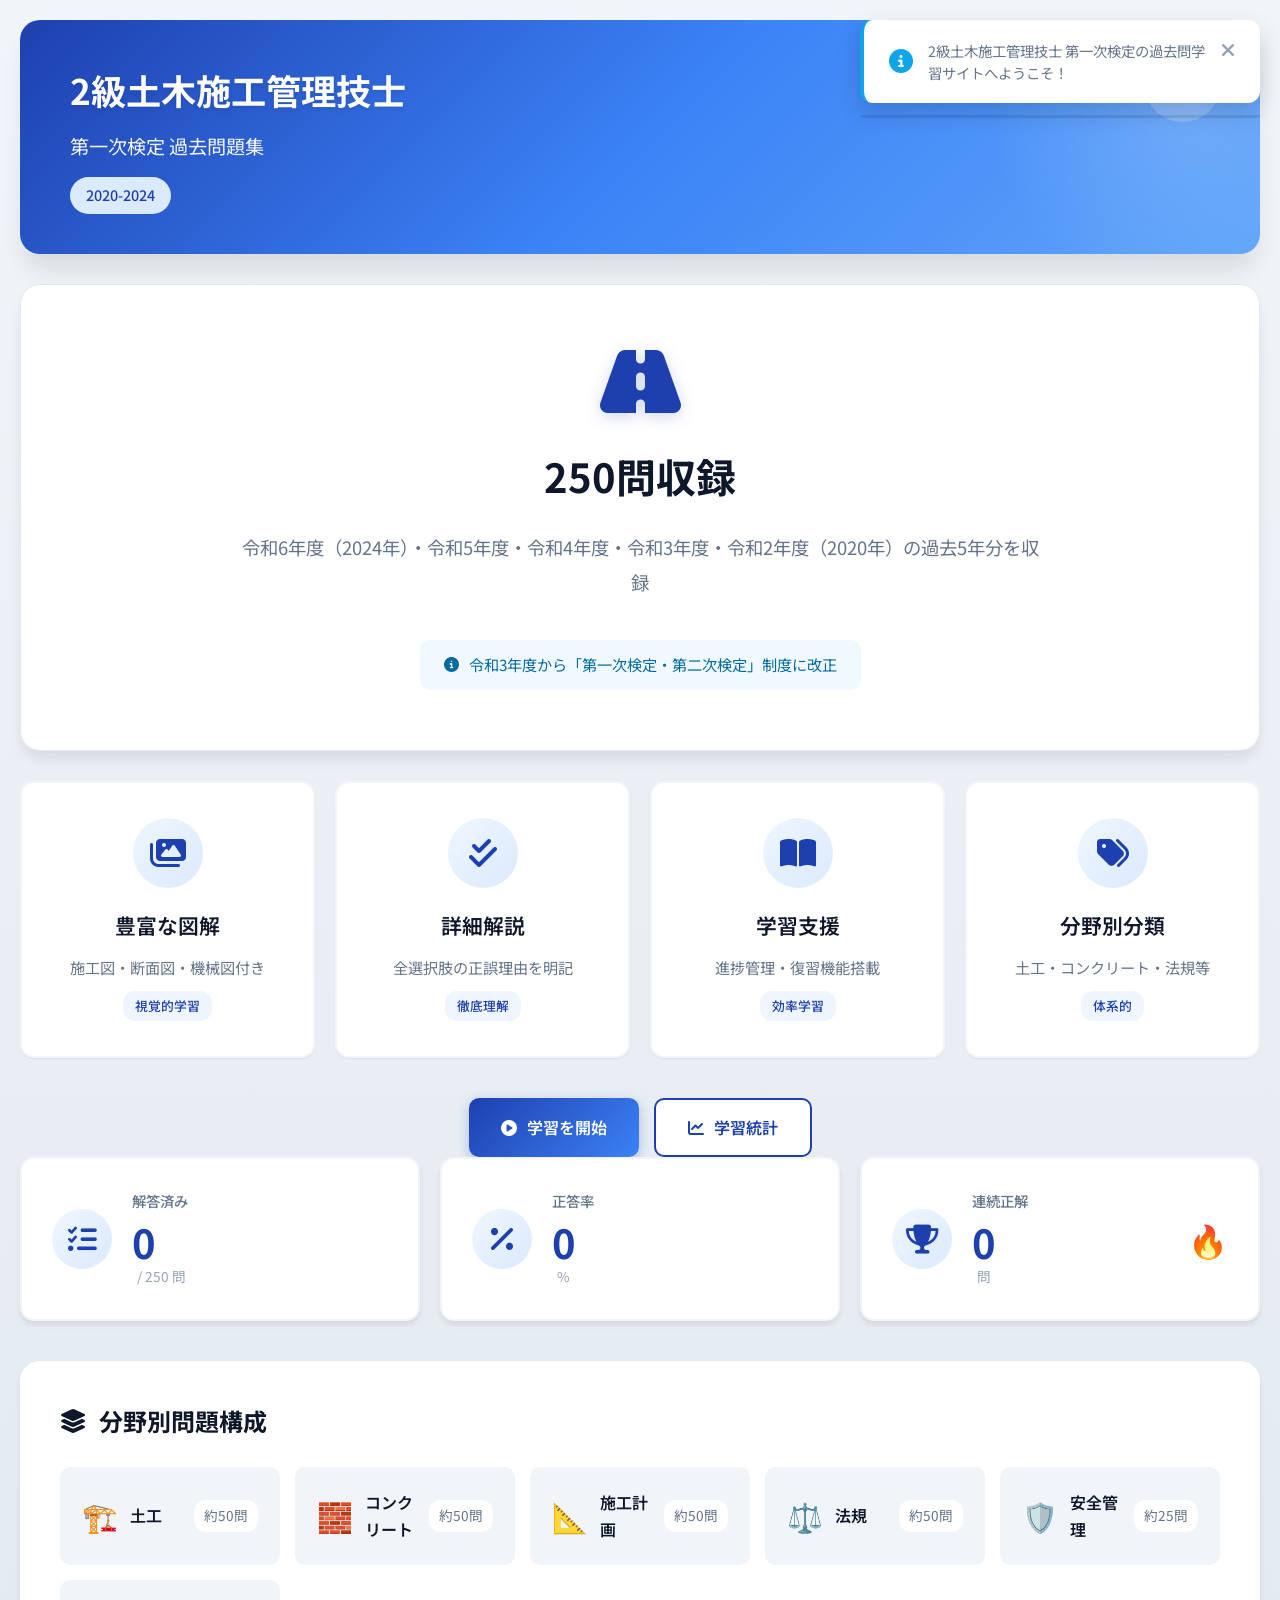
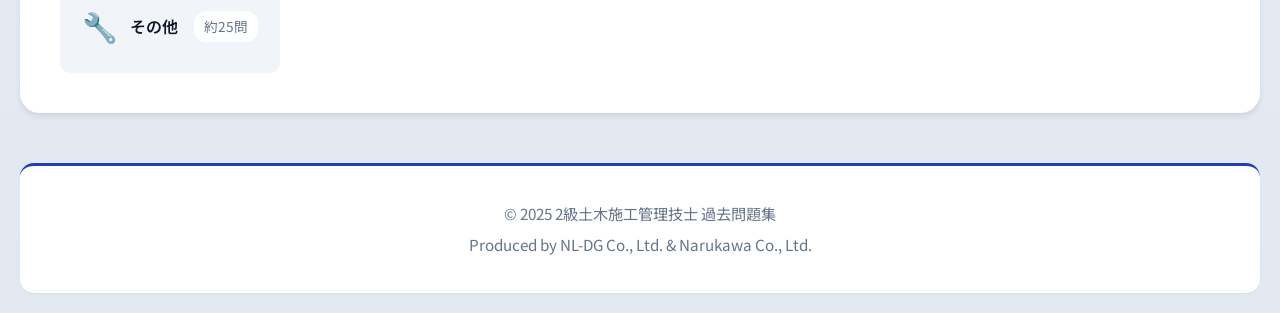
<file: index.html>
<!DOCTYPE html>
<html lang="ja">
<head>
    <meta charset="UTF-8">
    <meta name="viewport" content="width=device-width, initial-scale=1.0">
    <meta http-equiv="Cache-Control" content="no-cache, no-store, must-revalidate">
    <meta http-equiv="Pragma" content="no-cache">
    <meta http-equiv="Expires" content="0">
    <meta name="description" content="2級土木施工管理技士 第一次検定 過去問題集 - 令和2年度～令和6年度の250問を収録">
    <title>2級土木施工管理技士 第一次検定 過去問題集</title>
    <link rel="stylesheet" href="css/style.css">
    <link rel="stylesheet" href="css/animations.css">
    <link rel="stylesheet" href="css/notification.css">
    <link rel="stylesheet" href="https://cdnjs.cloudflare.com/ajax/libs/font-awesome/6.4.0/css/all.min.css">
    <link href="https://fonts.googleapis.com/css2?family=Noto+Sans+JP:wght@300;400;500;700&display=swap" rel="stylesheet">
</head>
<body>
    <div class="container">
        <header class="header">
            <div class="header-logo-wrapper">
                <i class="fas fa-hard-hat header-icon"></i>
            </div>
            <h1>2級土木施工管理技士</h1>
            <p class="subtitle">第一次検定 過去問題集</p>
            <div class="header-badge">
                <span class="badge-year">2020-2024</span>
            </div>
        </header>

        <main class="main-content">
            <div class="welcome-section">
                <div class="welcome-card">
                    <div class="icon-wrapper">
                        <i class="fas fa-road icon-large"></i>
                    </div>
                    <h2>250問収録</h2>
                    <p class="description">
                        令和6年度（2024年）・令和5年度・令和4年度・令和3年度・令和2年度（2020年）の過去5年分を収録
                    </p>
                    <div class="info-note">
                        <i class="fas fa-info-circle"></i>
                        <span>令和3年度から「第一次検定・第二次検定」制度に改正</span>
                    </div>
                </div>

                <div class="feature-grid">
                    <div class="feature-card">
                        <div class="feature-icon">
                            <i class="fas fa-images"></i>
                        </div>
                        <h3>豊富な図解</h3>
                        <p>施工図・断面図・機械図付き</p>
                        <span class="feature-tag">視覚的学習</span>
                    </div>
                    <div class="feature-card">
                        <div class="feature-icon">
                            <i class="fas fa-check-double"></i>
                        </div>
                        <h3>詳細解説</h3>
                        <p>全選択肢の正誤理由を明記</p>
                        <span class="feature-tag">徹底理解</span>
                    </div>
                    <div class="feature-card">
                        <div class="feature-icon">
                            <i class="fas fa-book-open"></i>
                        </div>
                        <h3>学習支援</h3>
                        <p>進捗管理・復習機能搭載</p>
                        <span class="feature-tag">効率学習</span>
                    </div>
                    <div class="feature-card">
                        <div class="feature-icon">
                            <i class="fas fa-tags"></i>
                        </div>
                        <h3>分野別分類</h3>
                        <p>土工・コンクリート・法規等</p>
                        <span class="feature-tag">体系的</span>
                    </div>
                </div>

                <div class="action-buttons">
                    <a href="questions.html" class="btn btn-primary">
                        <i class="fas fa-play-circle"></i>
                        学習を開始
                    </a>
                    <a href="stats.html" class="btn btn-secondary">
                        <i class="fas fa-chart-line"></i>
                        学習統計
                    </a>
                </div>
            </div>

            <div class="stats-overview">
                <div class="stat-card">
                    <div class="stat-icon">
                        <i class="fas fa-tasks"></i>
                    </div>
                    <div class="stat-content">
                        <h4>解答済み</h4>
                        <p class="stat-number" id="answeredCount">0</p>
                        <p class="stat-label">/ 250 問</p>
                    </div>
                    <div class="stat-progress">
                        <div class="progress-bar">
                            <div class="progress-fill" id="answeredProgress" style="width: 0%"></div>
                        </div>
                    </div>
                </div>
                <div class="stat-card">
                    <div class="stat-icon">
                        <i class="fas fa-percent"></i>
                    </div>
                    <div class="stat-content">
                        <h4>正答率</h4>
                        <p class="stat-number" id="accuracy">0</p>
                        <p class="stat-label">%</p>
                    </div>
                    <div class="stat-progress">
                        <div class="progress-bar">
                            <div class="progress-fill accuracy-fill" id="accuracyProgress" style="width: 0%"></div>
                        </div>
                    </div>
                </div>
                <div class="stat-card">
                    <div class="stat-icon">
                        <i class="fas fa-trophy"></i>
                    </div>
                    <div class="stat-content">
                        <h4>連続正解</h4>
                        <p class="stat-number" id="streak">0</p>
                        <p class="stat-label">問</p>
                    </div>
                    <div class="streak-indicator">
                        <span class="streak-badge" id="streakBadge">🔥</span>
                    </div>
                </div>
            </div>

            <div class="category-overview">
                <h3><i class="fas fa-layer-group"></i> 分野別問題構成</h3>
                <div class="category-grid">
                    <div class="category-item">
                        <span class="category-icon">🏗️</span>
                        <span class="category-name">土工</span>
                        <span class="category-count">約50問</span>
                    </div>
                    <div class="category-item">
                        <span class="category-icon">🧱</span>
                        <span class="category-name">コンクリート</span>
                        <span class="category-count">約50問</span>
                    </div>
                    <div class="category-item">
                        <span class="category-icon">📐</span>
                        <span class="category-name">施工計画</span>
                        <span class="category-count">約50問</span>
                    </div>
                    <div class="category-item">
                        <span class="category-icon">⚖️</span>
                        <span class="category-name">法規</span>
                        <span class="category-count">約50問</span>
                    </div>
                    <div class="category-item">
                        <span class="category-icon">🛡️</span>
                        <span class="category-name">安全管理</span>
                        <span class="category-count">約25問</span>
                    </div>
                    <div class="category-item">
                        <span class="category-icon">🔧</span>
                        <span class="category-name">その他</span>
                        <span class="category-count">約25問</span>
                    </div>
                </div>
            </div>
        </main>

        <footer class="footer">
            <div class="footer-content">
                <p>&copy; 2025 2級土木施工管理技士 過去問題集</p>
                <p class="footer-sub">Produced by NL-DG Co., Ltd. & Narukawa Co., Ltd.</p>
            </div>
        </footer>
    </div>

    <script src="js/common.js"></script>
    <script src="js/index.js"></script>
</body>
</html>
</file>
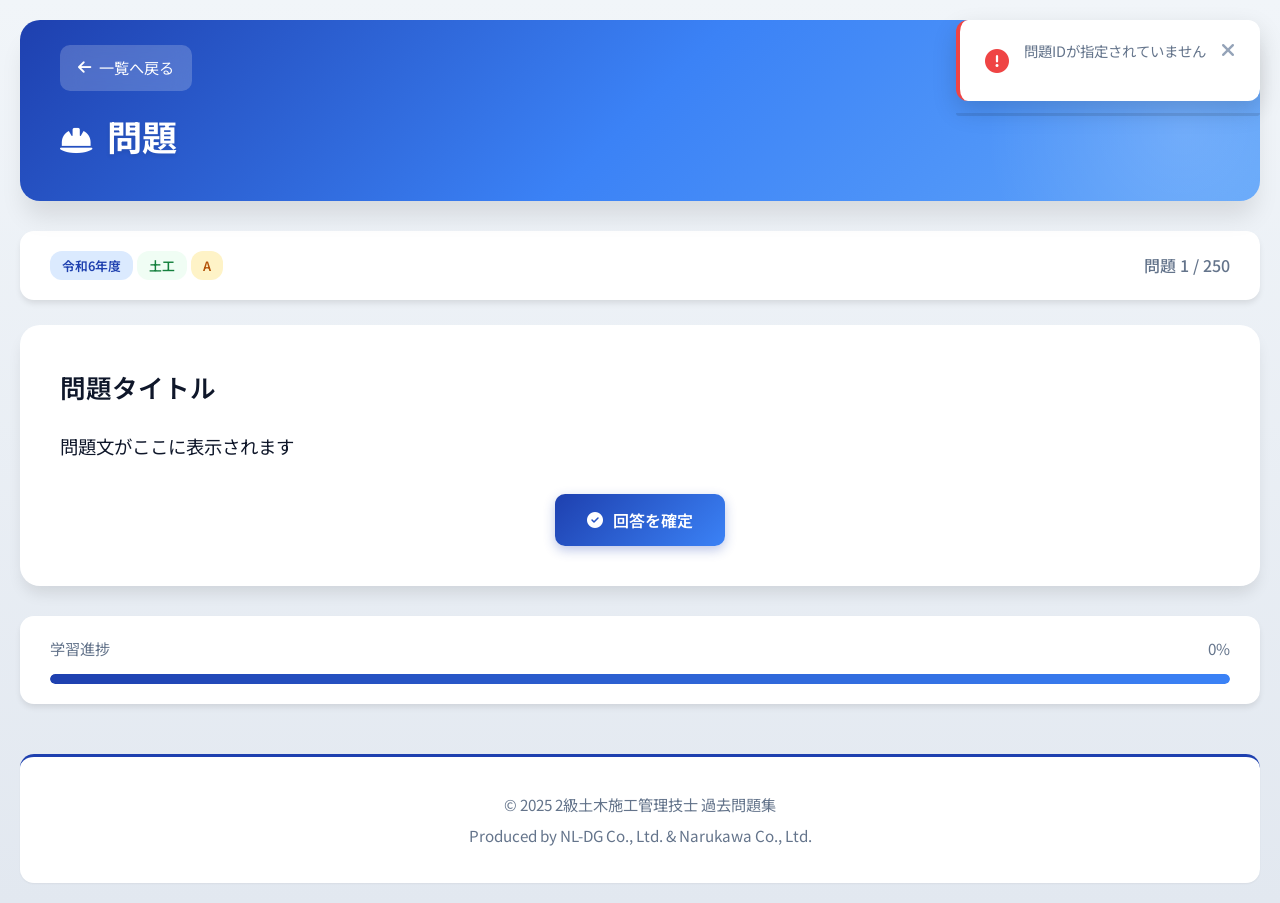
<file: question.html>
<!DOCTYPE html>
<html lang="ja">
<head>
    <meta charset="UTF-8">
    <meta name="viewport" content="width=device-width, initial-scale=1.0">
    <meta http-equiv="Cache-Control" content="no-cache, no-store, must-revalidate">
    <meta http-equiv="Pragma" content="no-cache">
    <meta http-equiv="Expires" content="0">
    <title>問題 - 2級土木施工管理技士</title>
    <link rel="stylesheet" href="css/style.css">
    <link rel="stylesheet" href="css/animations.css">
    <link rel="stylesheet" href="css/notification.css">
    <link rel="stylesheet" href="https://cdnjs.cloudflare.com/ajax/libs/font-awesome/6.4.0/css/all.min.css">
    <link href="https://fonts.googleapis.com/css2?family=Noto+Sans+JP:wght@300;400;500;700&display=swap" rel="stylesheet">
</head>
<body>
    <div class="container">
        <header class="header header-compact">
            <a href="questions.html" class="back-button">
                <i class="fas fa-arrow-left"></i> 一覧へ戻る
            </a>
            <div class="header-title-group">
                <i class="fas fa-hard-hat header-icon-small"></i>
                <h1 id="questionTitle">問題</h1>
            </div>
        </header>

        <main class="main-content question-page">
            <!-- 問題情報バー -->
            <div class="question-info-bar">
                <div class="info-left">
                    <span class="badge badge-year" id="yearBadge">令和6年度</span>
                    <span class="badge badge-category" id="categoryBadge">土工</span>
                    <span class="badge badge-difficulty" id="difficultyBadge">A</span>
                </div>
                <div class="info-right">
                    <span class="question-number" id="questionNumber">問題 1 / 250</span>
                </div>
            </div>

            <!-- 問題カード -->
            <div class="question-card">
                <div class="question-header">
                    <h2 id="questionTitleText">問題タイトル</h2>
                </div>
                
                <div class="question-content">
                    <p id="questionText" class="question-text">
                        問題文がここに表示されます
                    </p>
                    
                    <div id="questionImage" class="question-image">
                        <!-- 問題図がある場合はここに表示 -->
                    </div>
                </div>

                <!-- 選択肢 -->
                <div class="choices-container" id="choicesContainer">
                    <!-- 選択肢がJavaScriptで動的に生成されます -->
                </div>

                <!-- 回答ボタン -->
                <div class="action-buttons" id="submitButtonContainer">
                    <button id="submitAnswer" class="btn btn-primary" disabled>
                        <i class="fas fa-check-circle"></i>
                        回答を確定
                    </button>
                </div>

                <!-- 解説エリア（回答後に表示） -->
                <div id="explanationArea" class="explanation-area" style="display: none;">
                    <div class="result-banner" id="resultBanner">
                        <div class="result-icon" id="resultIcon"></div>
                        <h3 id="resultText"></h3>
                    </div>

                    <div class="explanation-content">
                        <h4><i class="fas fa-lightbulb"></i> 解説</h4>
                        <div id="mainExplanation" class="main-explanation"></div>
                        
                        <div class="choices-explanation">
                            <h5><i class="fas fa-list-ul"></i> 各選択肢の解説</h5>
                            <div id="choicesExplanation"></div>
                        </div>

                        <!-- 参考図 -->
                        <div id="referenceImagesArea" style="display: none;">
                            <h5><i class="fas fa-images"></i> 参考図</h5>
                            <div id="referenceImages" class="reference-images"></div>
                        </div>

                        <!-- 法令参照 -->
                        <div id="lawReferencesArea" style="display: none;">
                            <h5><i class="fas fa-gavel"></i> 関連法規・基準</h5>
                            <div id="lawReferences" class="law-references"></div>
                        </div>

                        <!-- 学習のコツ -->
                        <div id="tipArea" style="display: none;">
                            <div class="tip-box">
                                <i class="fas fa-star"></i>
                                <span id="tipContent"></span>
                            </div>
                        </div>
                    </div>

                    <!-- 次の問題へのナビゲーション -->
                    <div class="navigation-buttons">
                        <button id="prevQuestion" class="btn btn-outline">
                            <i class="fas fa-chevron-left"></i>
                            前の問題
                        </button>
                        <button id="nextQuestion" class="btn btn-primary">
                            次の問題
                            <i class="fas fa-chevron-right"></i>
                        </button>
                    </div>
                </div>
            </div>

            <!-- 進捗表示 -->
            <div class="progress-indicator">
                <div class="progress-info">
                    <span>学習進捗</span>
                    <span id="progressPercent">0%</span>
                </div>
                <div class="progress-bar-container">
                    <div class="progress-bar-fill" id="progressBar"></div>
                </div>
            </div>
        </main>

        <footer class="footer">
            <div class="footer-content">
                <p>&copy; 2025 2級土木施工管理技士 過去問題集</p>
                <p class="footer-sub">Produced by NL-DG Co., Ltd. & Narukawa Co., Ltd.</p>
            </div>
        </footer>
    </div>

    <!-- 通知エリア -->
    <div id="notification" class="notification"></div>

    <script src="js/common.js"></script>
    <script src="js/question.js"></script>
</body>
</html>
</file>
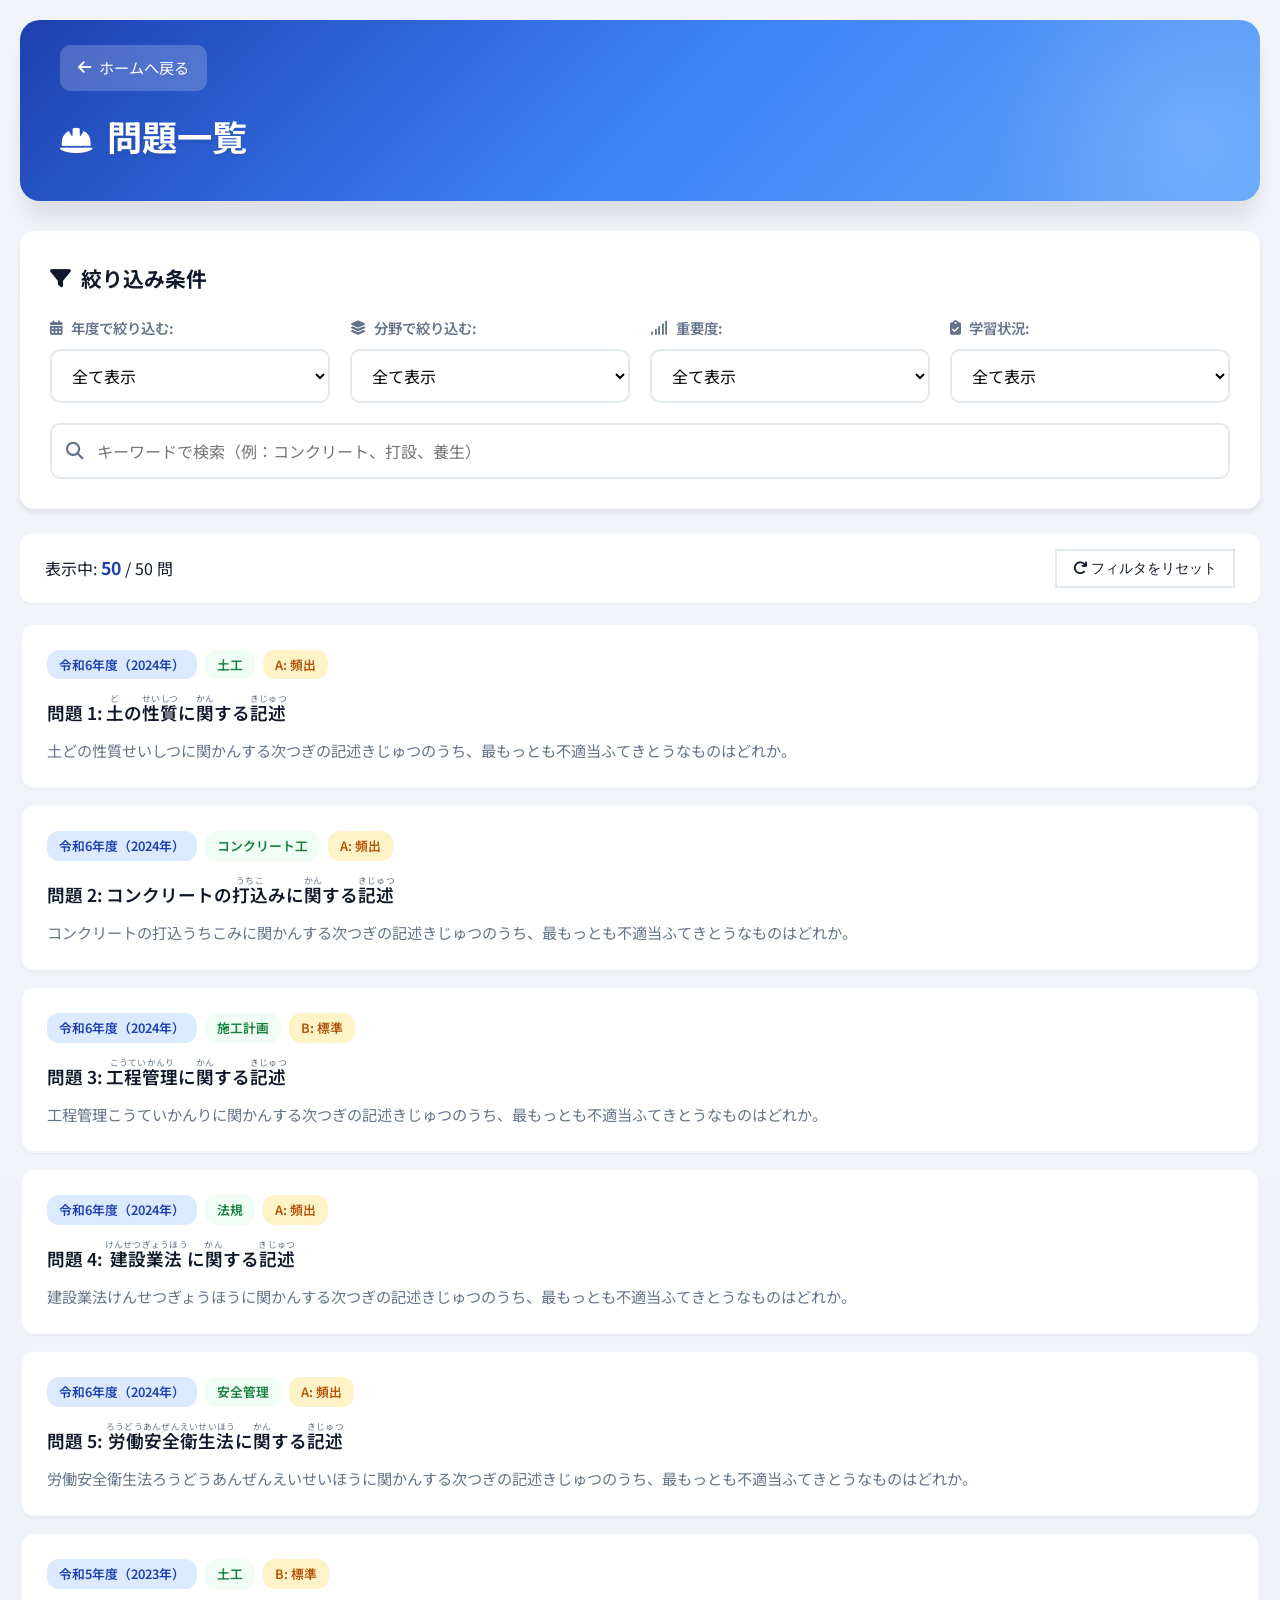
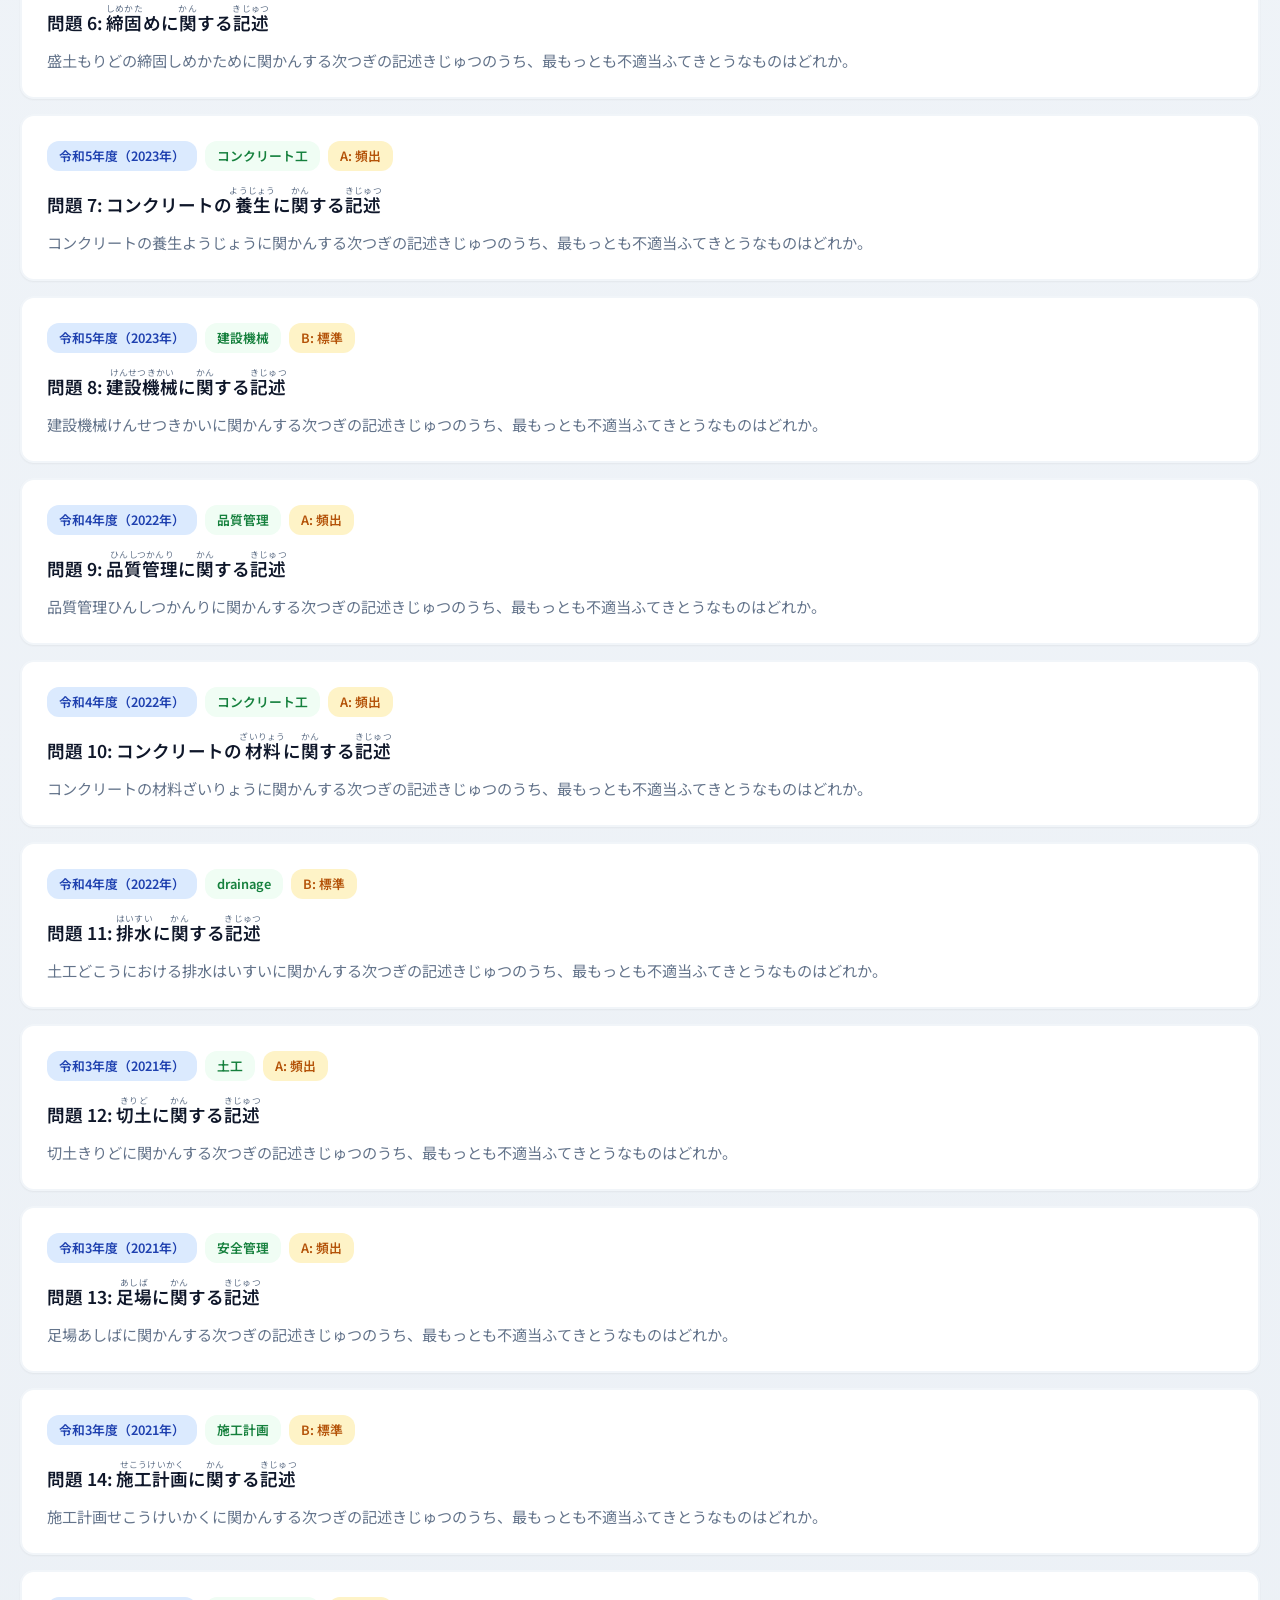
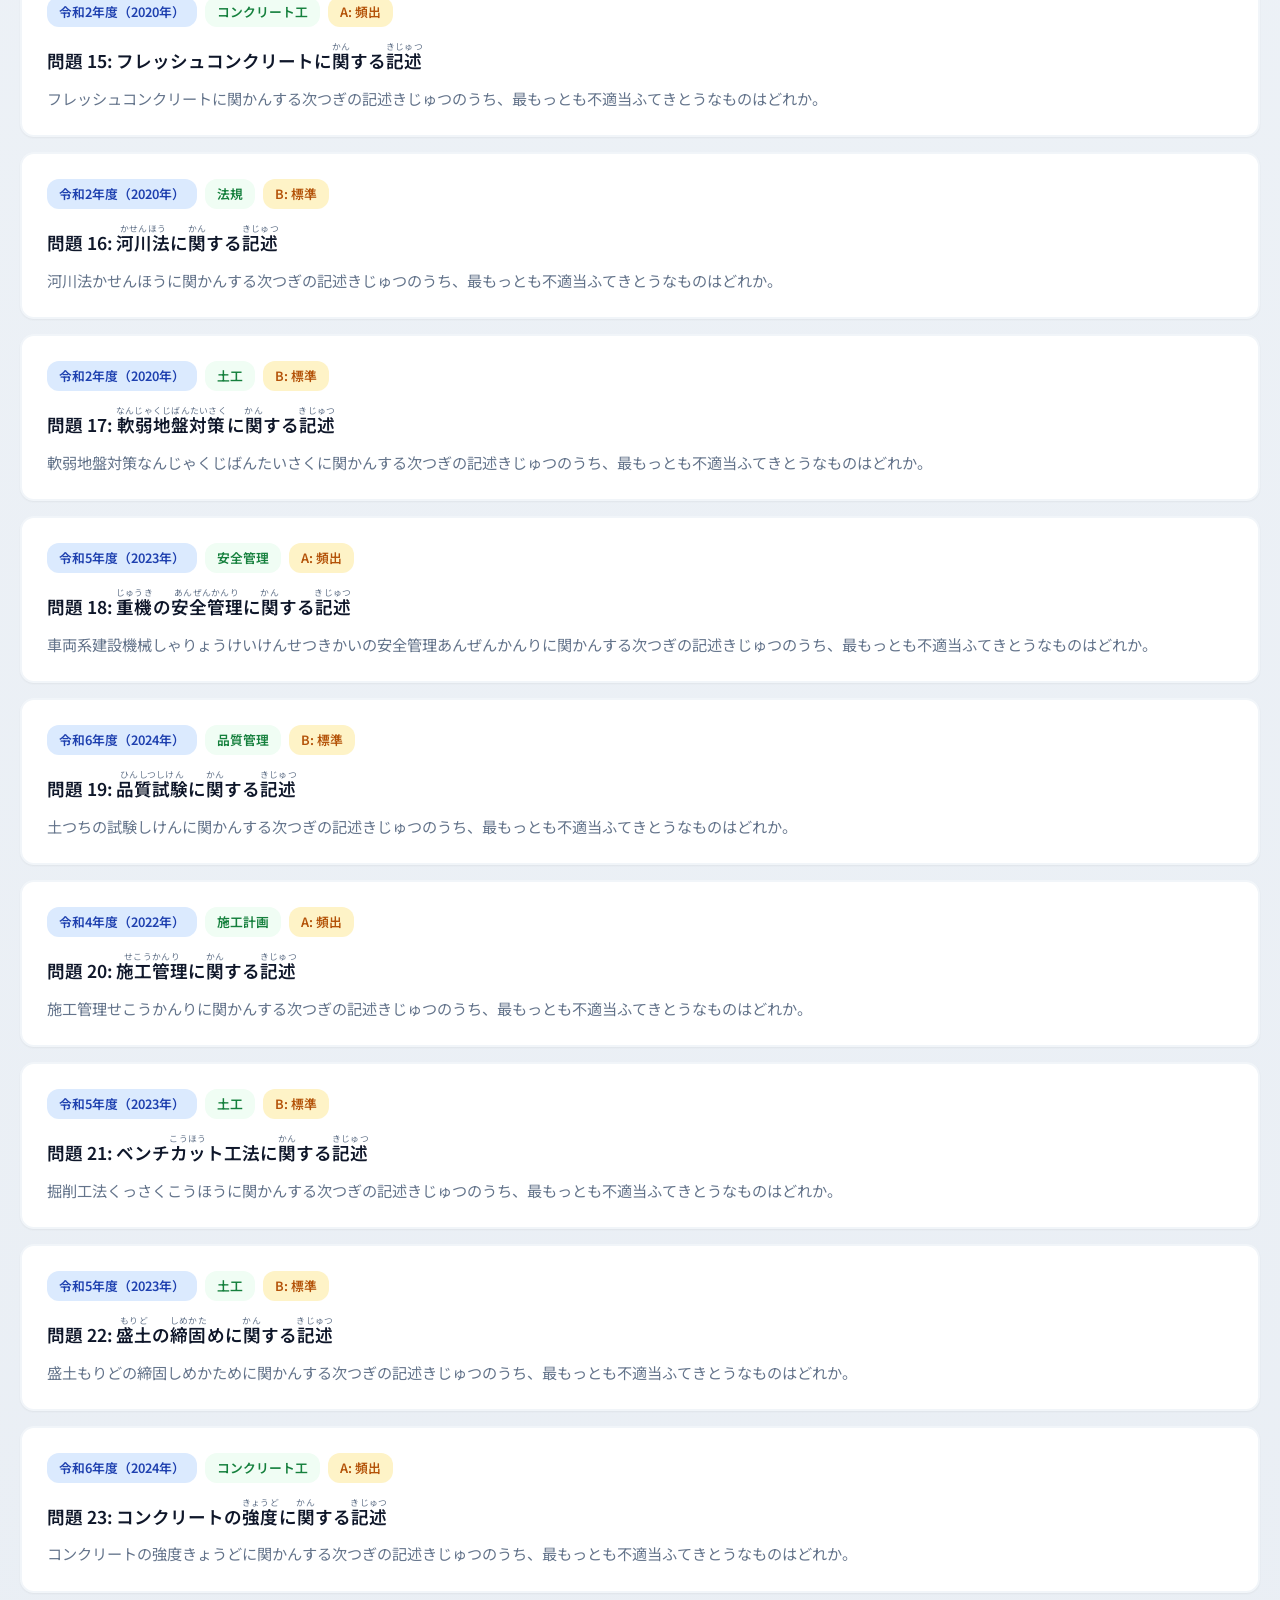
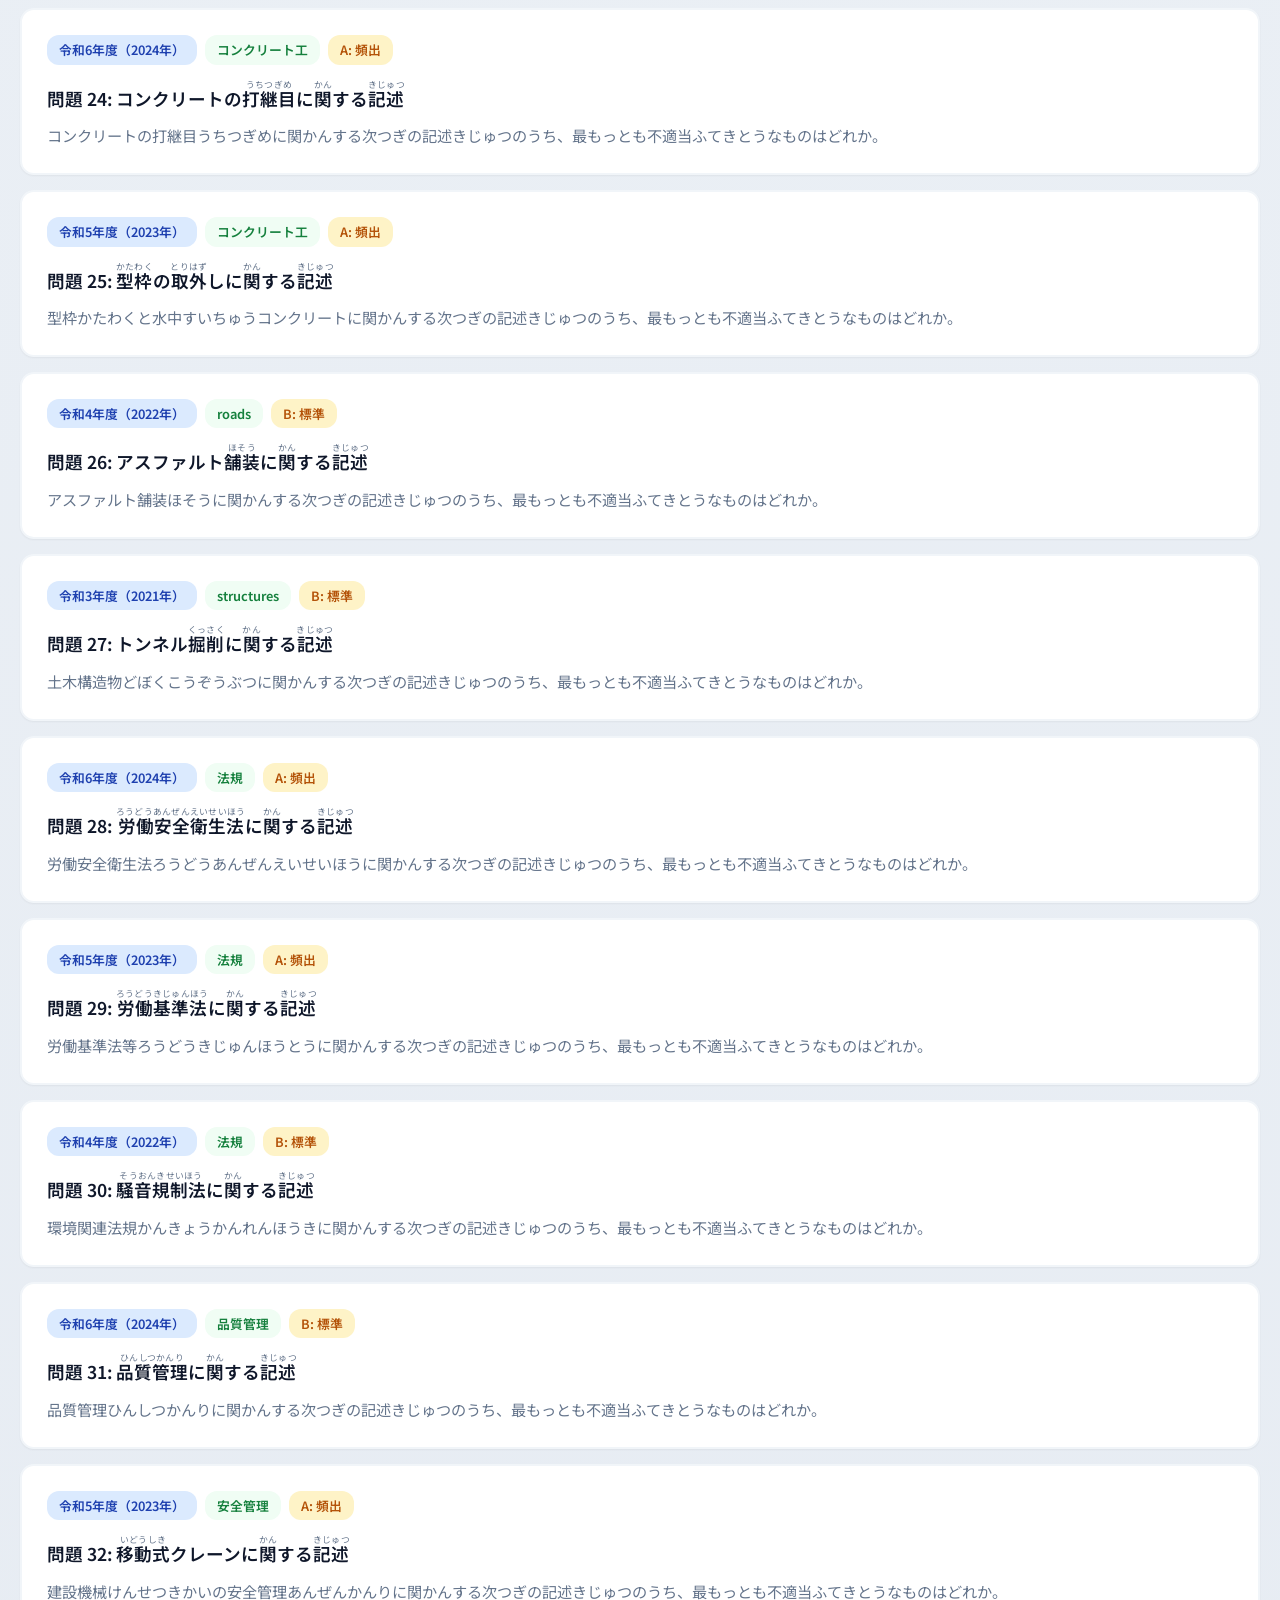
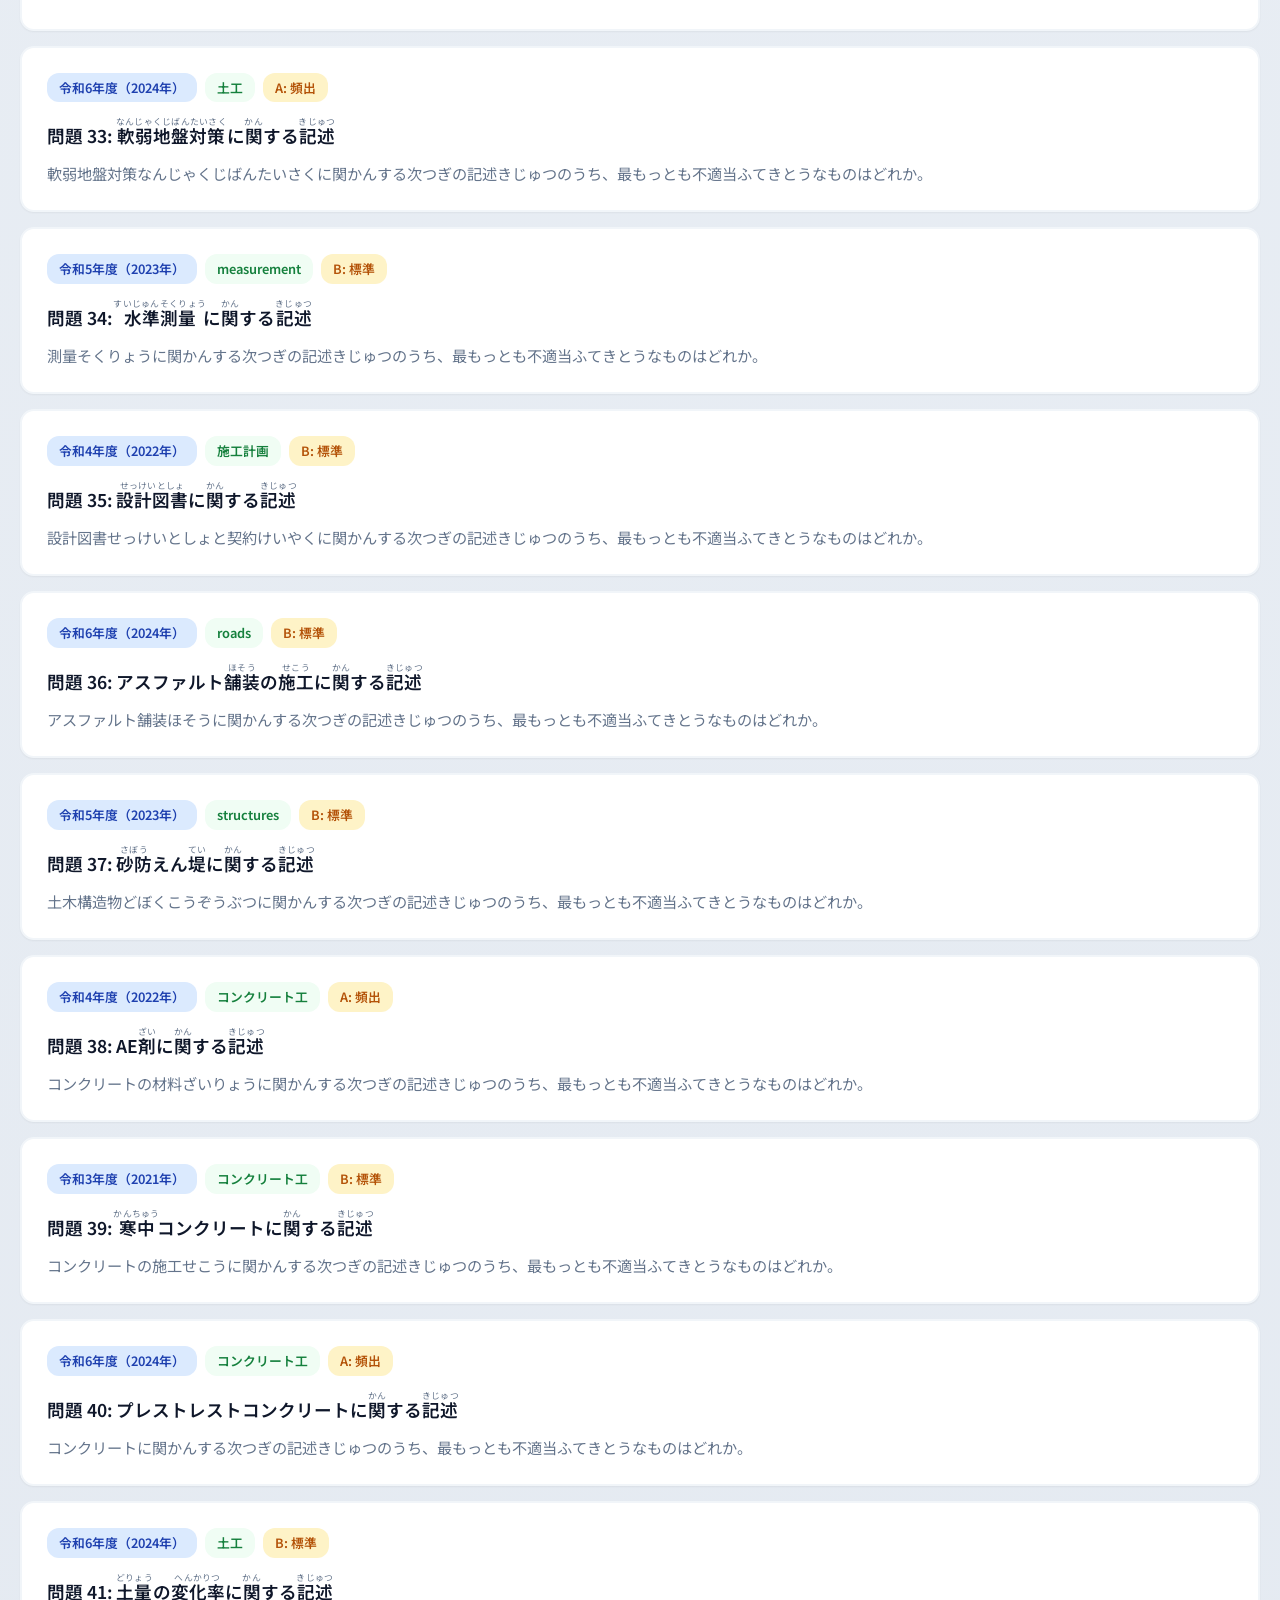
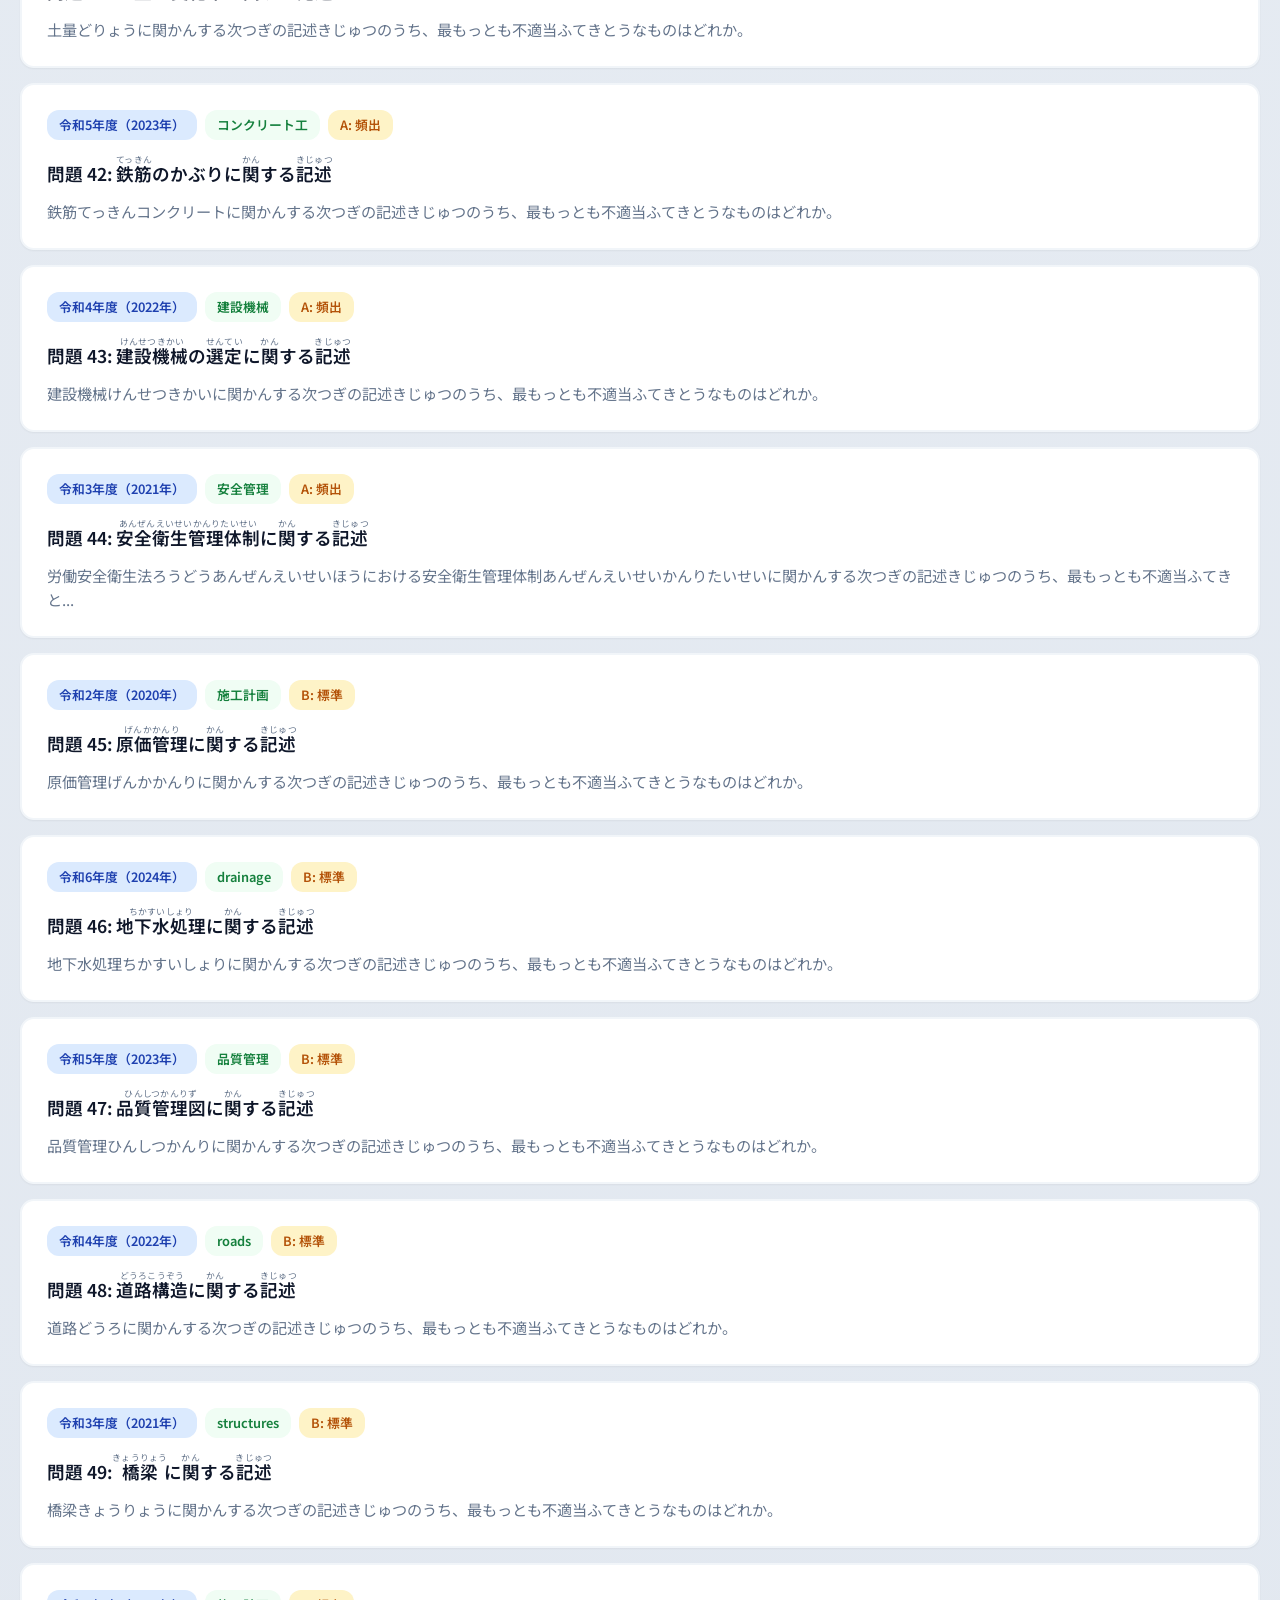
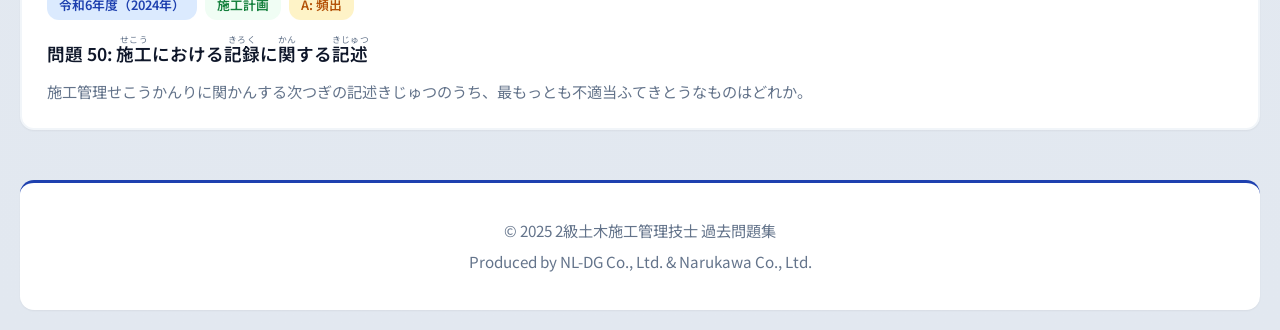
<file: questions.html>
<!DOCTYPE html>
<html lang="ja">
<head>
    <meta charset="UTF-8">
    <meta name="viewport" content="width=device-width, initial-scale=1.0">
    <meta http-equiv="Cache-Control" content="no-cache, no-store, must-revalidate">
    <meta http-equiv="Pragma" content="no-cache">
    <meta http-equiv="Expires" content="0">
    <title>問題一覧 - 2級土木施工管理技士</title>
    <link rel="stylesheet" href="css/style.css">
    <link rel="stylesheet" href="css/animations.css">
    <link rel="stylesheet" href="https://cdnjs.cloudflare.com/ajax/libs/font-awesome/6.4.0/css/all.min.css">
    <link href="https://fonts.googleapis.com/css2?family=Noto+Sans+JP:wght@300;400;500;700&display=swap" rel="stylesheet">
</head>
<body>
    <div class="container">
        <header class="header header-compact">
            <a href="index.html" class="back-button">
                <i class="fas fa-arrow-left"></i> ホームへ戻る
            </a>
            <div class="header-title-group">
                <i class="fas fa-hard-hat header-icon-small"></i>
                <h1>問題一覧</h1>
            </div>
        </header>

        <main class="main-content">
            <div class="filter-section">
                <h2 class="filter-title"><i class="fas fa-filter"></i> 絞り込み条件</h2>
                
                <div class="filter-container">
                    <div class="filter-group">
                        <label for="yearFilter">
                            <i class="fas fa-calendar-alt"></i>
                            年度で絞り込む:
                        </label>
                        <select id="yearFilter" class="filter-select">
                            <option value="all">全て表示</option>
                            <option value="r06">令和6年度（2024年）</option>
                            <option value="r05">令和5年度（2023年）</option>
                            <option value="r04">令和4年度（2022年）</option>
                            <option value="r03">令和3年度（2021年）</option>
                            <option value="r02">令和2年度（2020年）</option>
                        </select>
                    </div>

                    <div class="filter-group">
                        <label for="categoryFilter">
                            <i class="fas fa-layer-group"></i>
                            分野で絞り込む:
                        </label>
                        <select id="categoryFilter" class="filter-select">
                            <option value="all">全て表示</option>
                            <option value="earthwork">土工</option>
                            <option value="concrete">コンクリート工</option>
                            <option value="planning">施工計画</option>
                            <option value="law">法規</option>
                            <option value="safety">安全管理</option>
                            <option value="quality">品質管理</option>
                            <option value="machinery">建設機械</option>
                            <option value="other">その他</option>
                        </select>
                    </div>

                    <div class="filter-group">
                        <label for="difficultyFilter">
                            <i class="fas fa-signal"></i>
                            重要度:
                        </label>
                        <select id="difficultyFilter" class="filter-select">
                            <option value="all">全て表示</option>
                            <option value="A">A: 頻出問題</option>
                            <option value="B">B: 標準問題</option>
                            <option value="C">C: 難問</option>
                        </select>
                    </div>

                    <div class="filter-group">
                        <label for="statusFilter">
                            <i class="fas fa-clipboard-check"></i>
                            学習状況:
                        </label>
                        <select id="statusFilter" class="filter-select">
                            <option value="all">全て表示</option>
                            <option value="unanswered">未解答</option>
                            <option value="correct">正解済み</option>
                            <option value="incorrect">不正解</option>
                        </select>
                    </div>
                </div>

                <div class="search-group">
                    <i class="fas fa-search"></i>
                    <input type="text" id="searchInput" placeholder="キーワードで検索（例：コンクリート、打設、養生）">
                    <button id="clearSearch" class="clear-btn" style="display: none;">
                        <i class="fas fa-times"></i>
                    </button>
                </div>
            </div>

            <div class="questions-stats-bar">
                <div class="stats-left">
                    <p>表示中: <span id="displayCount" class="count-highlight">0</span> / <span id="totalCount">250</span> 問</p>
                </div>
                <div class="stats-right">
                    <button id="resetFilters" class="btn-small btn-outline">
                        <i class="fas fa-redo"></i> フィルタをリセット
                    </button>
                </div>
            </div>

            <div id="questionsList" class="questions-list">
                <!-- 問題リストがJavaScriptで動的に生成されます -->
                <div class="loading-spinner">
                    <i class="fas fa-spinner fa-spin"></i>
                    <p>問題を読み込み中...</p>
                </div>
            </div>
        </main>

        <footer class="footer">
            <div class="footer-content">
                <p>&copy; 2025 2級土木施工管理技士 過去問題集</p>
                <p class="footer-sub">Produced by NL-DG Co., Ltd. & Narukawa Co., Ltd.</p>
            </div>
        </footer>
    </div>

    <script src="js/common.js"></script>
    <script src="js/questions.js"></script>
</body>
</html>
</file>
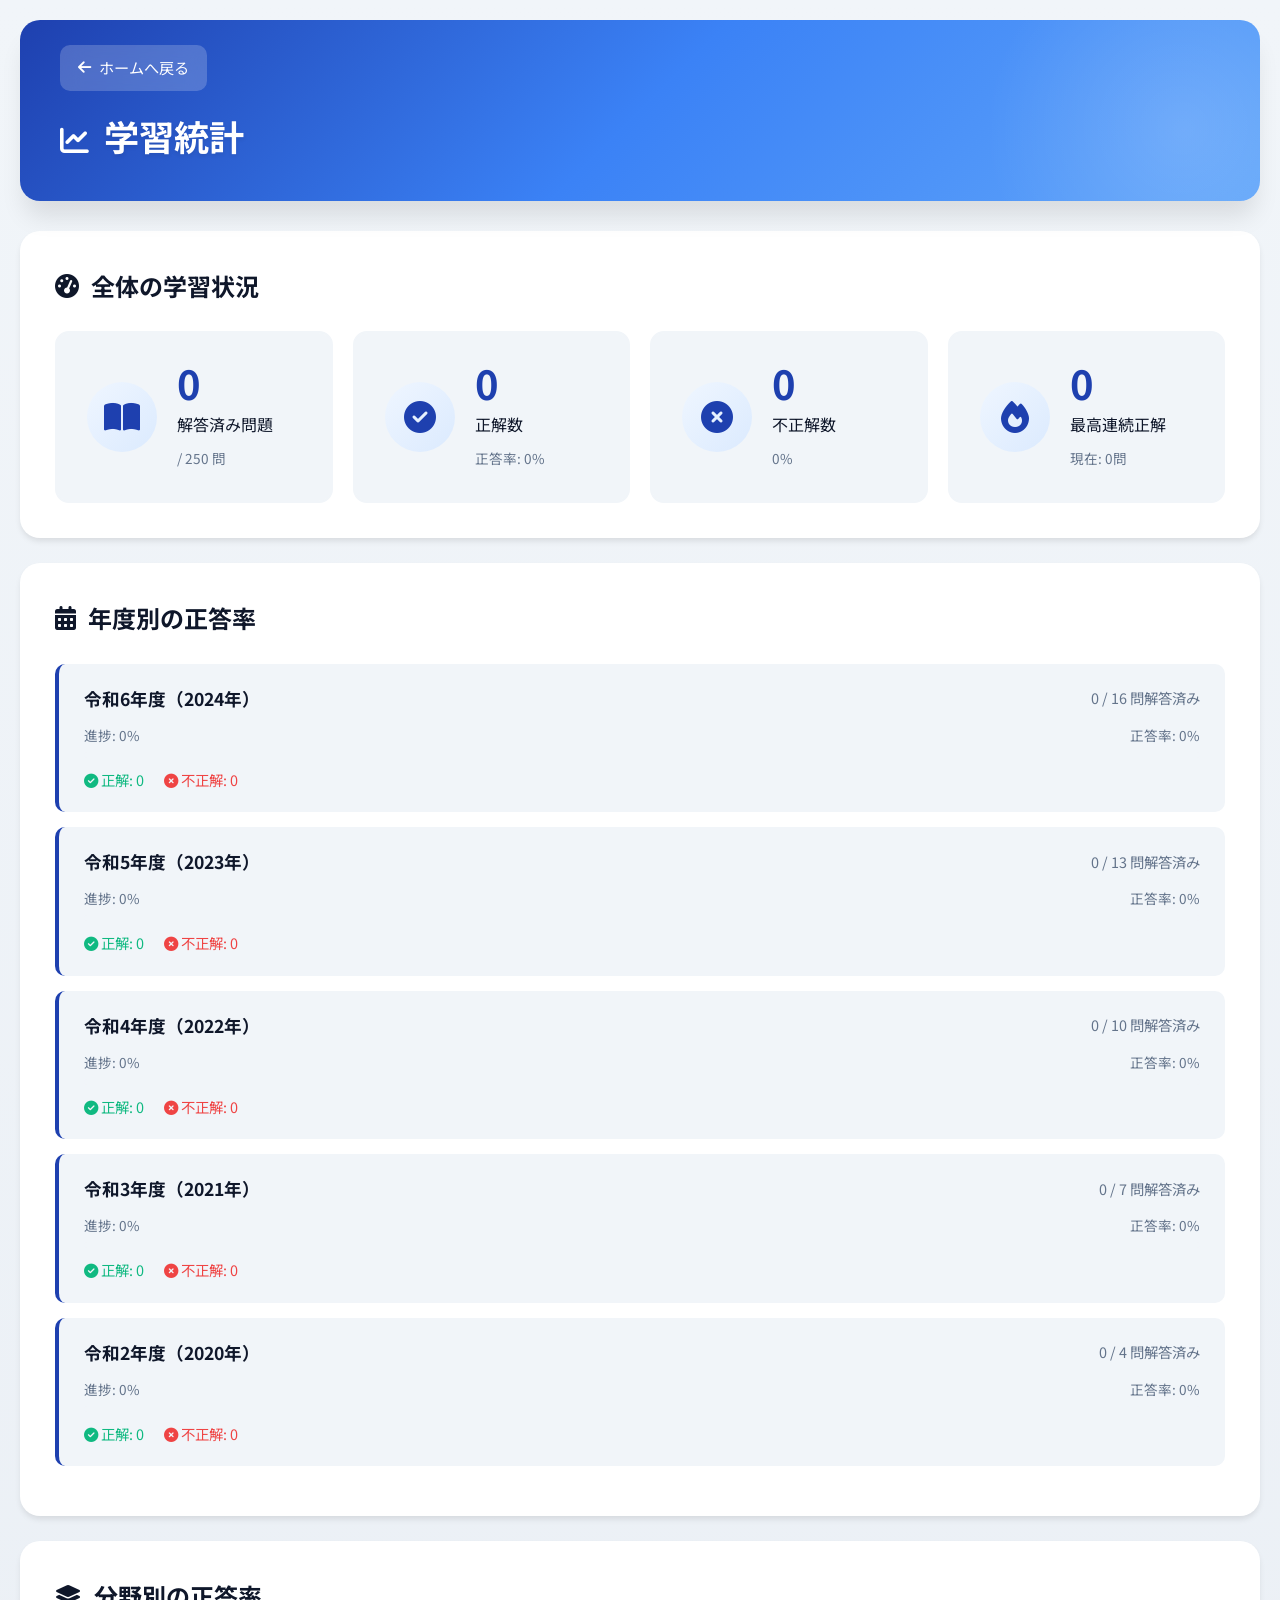
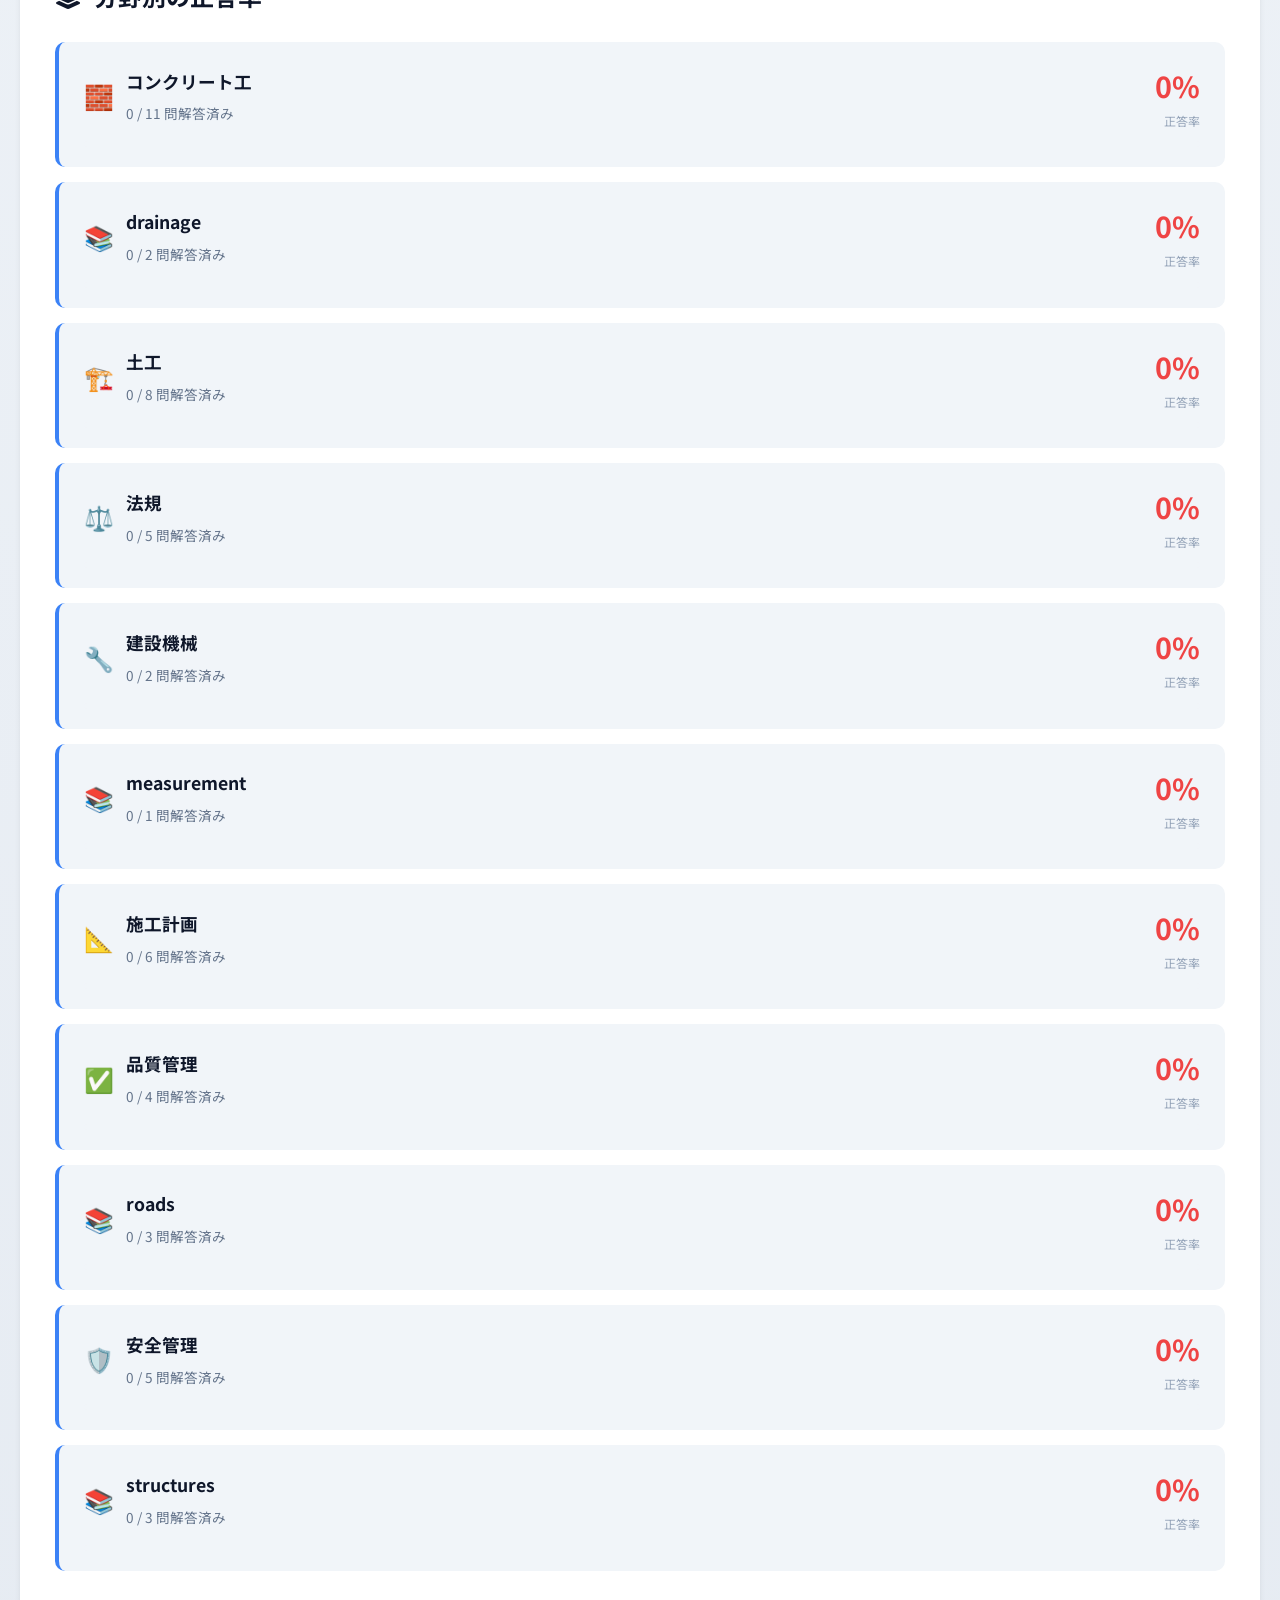
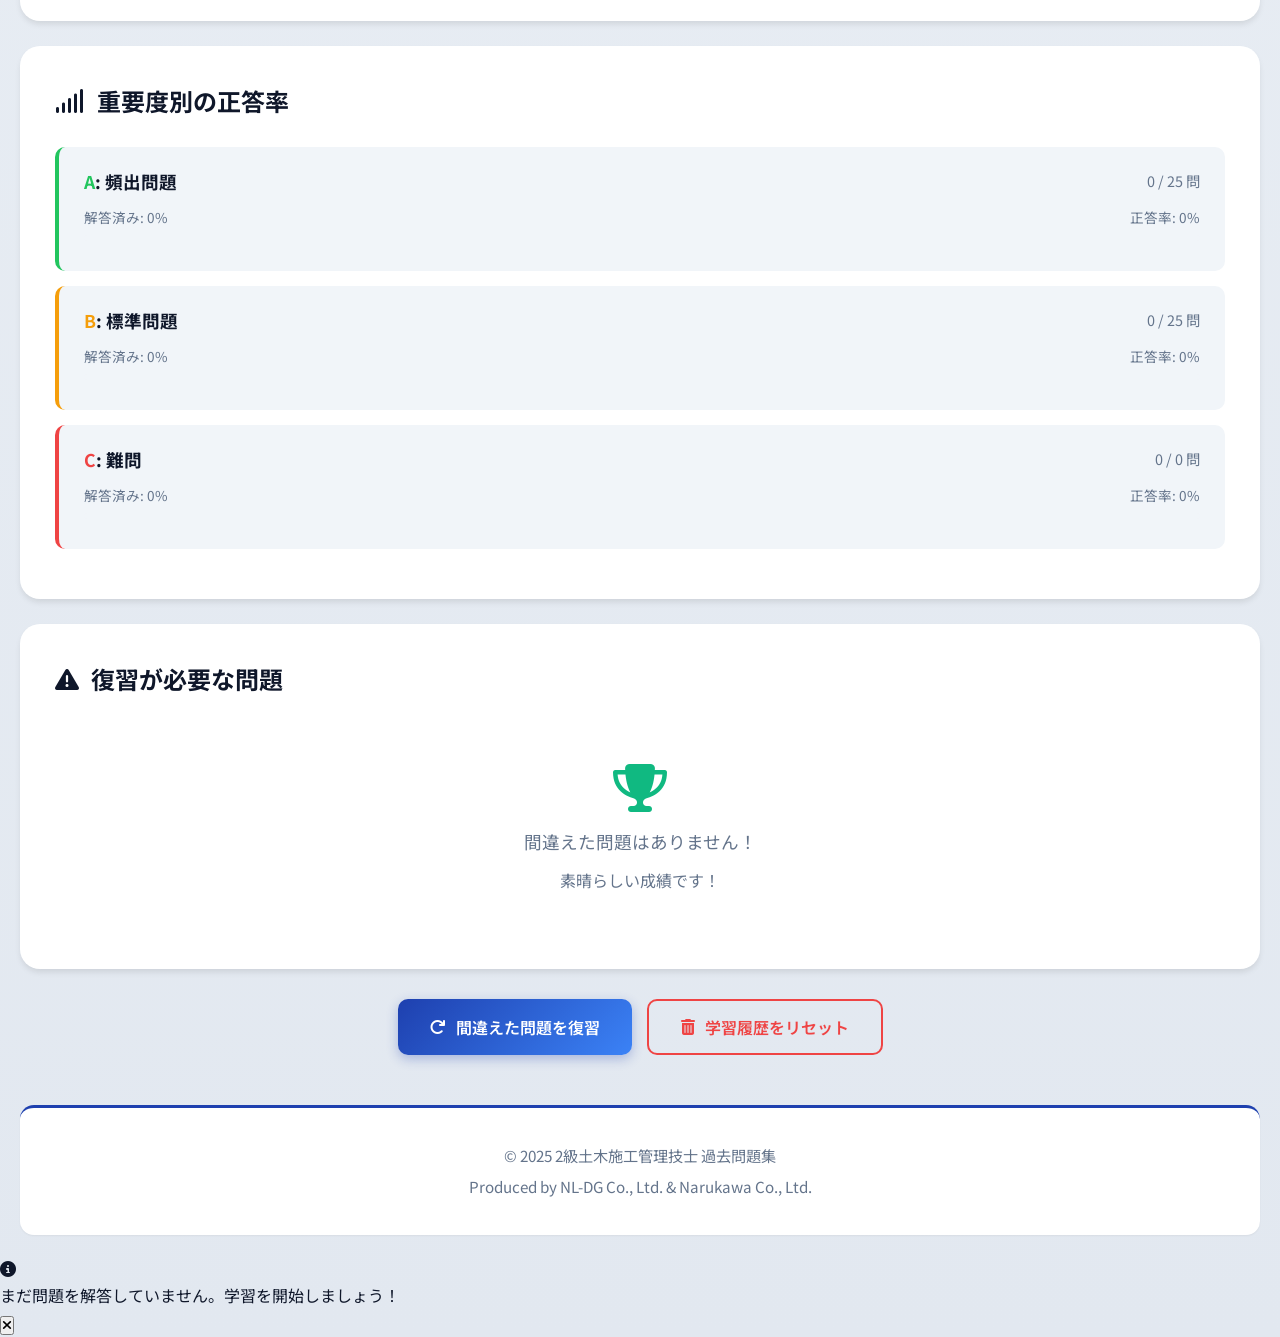
<file: stats.html>
<!DOCTYPE html>
<html lang="ja">
<head>
    <meta charset="UTF-8">
    <meta name="viewport" content="width=device-width, initial-scale=1.0">
    <meta http-equiv="Cache-Control" content="no-cache, no-store, must-revalidate">
    <meta http-equiv="Pragma" content="no-cache">
    <meta http-equiv="Expires" content="0">
    <title>学習統計 - 2級土木施工管理技士</title>
    <link rel="stylesheet" href="css/style.css">
    <link rel="stylesheet" href="css/animations.css">
    <link rel="stylesheet" href="https://cdnjs.cloudflare.com/ajax/libs/font-awesome/6.4.0/css/all.min.css">
    <link href="https://fonts.googleapis.com/css2?family=Noto+Sans+JP:wght@300;400;500;700&display=swap" rel="stylesheet">
</head>
<body>
    <div class="container">
        <header class="header header-compact">
            <a href="index.html" class="back-button">
                <i class="fas fa-arrow-left"></i> ホームへ戻る
            </a>
            <div class="header-title-group">
                <i class="fas fa-chart-line header-icon-small"></i>
                <h1>学習統計</h1>
            </div>
        </header>

        <main class="main-content stats-page">
            <!-- 全体統計 -->
            <section class="stats-section">
                <h2><i class="fas fa-tachometer-alt"></i> 全体の学習状況</h2>
                <div class="stats-grid">
                    <div class="stat-box">
                        <div class="stat-icon-large">
                            <i class="fas fa-book-open"></i>
                        </div>
                        <div class="stat-details">
                            <h3 id="totalAnswered">0</h3>
                            <p>解答済み問題</p>
                            <span class="stat-sub">/ 250 問</span>
                        </div>
                    </div>
                    <div class="stat-box">
                        <div class="stat-icon-large">
                            <i class="fas fa-check-circle"></i>
                        </div>
                        <div class="stat-details">
                            <h3 id="totalCorrect">0</h3>
                            <p>正解数</p>
                            <span class="stat-sub" id="accuracyRate">正答率: 0%</span>
                        </div>
                    </div>
                    <div class="stat-box">
                        <div class="stat-icon-large">
                            <i class="fas fa-times-circle"></i>
                        </div>
                        <div class="stat-details">
                            <h3 id="totalIncorrect">0</h3>
                            <p>不正解数</p>
                            <span class="stat-sub" id="incorrectRate">0%</span>
                        </div>
                    </div>
                    <div class="stat-box">
                        <div class="stat-icon-large">
                            <i class="fas fa-fire"></i>
                        </div>
                        <div class="stat-details">
                            <h3 id="maxStreak">0</h3>
                            <p>最高連続正解</p>
                            <span class="stat-sub">現在: <span id="currentStreak">0</span>問</span>
                        </div>
                    </div>
                </div>
            </section>

            <!-- 年度別統計 -->
            <section class="stats-section">
                <h2><i class="fas fa-calendar-alt"></i> 年度別の正答率</h2>
                <div class="year-stats" id="yearStats">
                    <!-- JavaScriptで動的に生成 -->
                </div>
            </section>

            <!-- 分野別統計 -->
            <section class="stats-section">
                <h2><i class="fas fa-layer-group"></i> 分野別の正答率</h2>
                <div class="category-stats" id="categoryStats">
                    <!-- JavaScriptで動的に生成 -->
                </div>
            </section>

            <!-- 重要度別統計 -->
            <section class="stats-section">
                <h2><i class="fas fa-signal"></i> 重要度別の正答率</h2>
                <div class="difficulty-stats" id="difficultyStats">
                    <!-- JavaScriptで動的に生成 -->
                </div>
            </section>

            <!-- 苦手分野 -->
            <section class="stats-section">
                <h2><i class="fas fa-exclamation-triangle"></i> 復習が必要な問題</h2>
                <div class="weak-areas" id="weakAreas">
                    <!-- JavaScriptで動的に生成 -->
                </div>
            </section>

            <!-- アクションボタン -->
            <div class="action-buttons">
                <button id="reviewIncorrect" class="btn btn-primary">
                    <i class="fas fa-redo"></i>
                    間違えた問題を復習
                </button>
                <button id="resetProgress" class="btn btn-outline btn-danger">
                    <i class="fas fa-trash-alt"></i>
                    学習履歴をリセット
                </button>
            </div>
        </main>

        <footer class="footer">
            <div class="footer-content">
                <p>&copy; 2025 2級土木施工管理技士 過去問題集</p>
                <p class="footer-sub">Produced by NL-DG Co., Ltd. & Narukawa Co., Ltd.</p>
            </div>
        </footer>
    </div>

    <script src="js/common.js"></script>
    <script src="js/stats.js"></script>
</body>
</html>
</file>
<file: css/style.css>
/* ===== リセット・基本設定 ===== */
* {
    margin: 0;
    padding: 0;
    box-sizing: border-box;
}

:root {
    /* 土木施工管理技士テーマカラー */
    --primary-color: #1e40af;
    --primary-light: #3b82f6;
    --primary-dark: #1e3a8a;
    --secondary-color: #64748b;
    --success-color: #10b981;
    --error-color: #ef4444;
    --warning-color: #f59e0b;
    --info-color: #0ea5e9;
    
    /* 背景色 */
    --bg-color: #f1f5f9;
    --card-bg: #ffffff;
    --card-hover-bg: #f8fafc;
    
    /* テキスト色 */
    --text-primary: #0f172a;
    --text-secondary: #64748b;
    --text-muted: #94a3b8;
    
    /* ボーダー・影 */
    --border-color: #e2e8f0;
    --border-light: #f1f5f9;
    --shadow-sm: 0 1px 2px 0 rgba(0, 0, 0, 0.05);
    --shadow-md: 0 4px 6px -1px rgba(0, 0, 0, 0.1);
    --shadow-lg: 0 10px 15px -3px rgba(0, 0, 0, 0.1);
    --shadow-xl: 0 20px 25px -5px rgba(0, 0, 0, 0.1);
    
    /* 角丸 */
    --radius-sm: 6px;
    --radius-md: 10px;
    --radius-lg: 14px;
    --radius-xl: 20px;
    
    /* トランジション */
    --transition-fast: 0.15s cubic-bezier(0.4, 0, 0.2, 1);
    --transition-normal: 0.3s cubic-bezier(0.4, 0, 0.2, 1);
    --transition-slow: 0.5s cubic-bezier(0.4, 0, 0.2, 1);
}

body {
    font-family: 'Noto Sans JP', -apple-system, BlinkMacSystemFont, 'Segoe UI', sans-serif;
    background: linear-gradient(to bottom, #f1f5f9 0%, #e2e8f0 100%);
    min-height: 100vh;
    color: var(--text-primary);
    line-height: 1.7;
    font-size: 16px;
    -webkit-font-smoothing: antialiased;
    -moz-osx-font-smoothing: grayscale;
}

/* ===== ルビ（ふりがな）のスタイル ===== */
ruby {
    ruby-position: over;
    display: inline-ruby;
    ruby-align: center;
}

rt {
    font-size: 0.5em;
    color: var(--text-secondary);
    font-weight: 400;
    line-height: 1.4;
    letter-spacing: 0.03em;
}

/* ===== コンテナ ===== */
.container {
    max-width: 1280px;
    margin: 0 auto;
    padding: 20px;
}

@media (max-width: 768px) {
    .container {
        padding: 15px;
    }
}

/* ===== ヘッダー ===== */
.header {
    background: linear-gradient(135deg, #1e40af 0%, #3b82f6 50%, #60a5fa 100%);
    color: white;
    padding: 40px 50px;
    border-radius: var(--radius-xl);
    margin-bottom: 30px;
    box-shadow: var(--shadow-xl);
    position: relative;
    overflow: hidden;
}

.header::before {
    content: '';
    position: absolute;
    top: -50%;
    right: -10%;
    width: 400px;
    height: 400px;
    background: radial-gradient(circle, rgba(255, 255, 255, 0.15) 0%, transparent 70%);
    border-radius: 50%;
}

.header-logo-wrapper {
    position: absolute;
    top: 30px;
    right: 40px;
    background: rgba(255, 255, 255, 0.2);
    padding: 15px;
    border-radius: 50%;
    backdrop-filter: blur(10px);
}

.header-icon {
    font-size: 2.5rem;
    color: white;
}

.header h1 {
    font-size: 2.2rem;
    margin-bottom: 10px;
    font-weight: 700;
    text-shadow: 0 2px 4px rgba(0, 0, 0, 0.1);
}

.header .subtitle {
    font-size: 1.2rem;
    opacity: 0.95;
    font-weight: 400;
}

.header-badge {
    margin-top: 15px;
}

.badge-year {
    display: inline-block;
    background: rgba(255, 255, 255, 0.25);
    padding: 6px 16px;
    border-radius: 20px;
    font-size: 0.9rem;
    font-weight: 500;
    backdrop-filter: blur(10px);
}

.header-compact {
    padding: 25px 40px;
}

.header-title-group {
    display: flex;
    align-items: center;
    gap: 15px;
}

.header-icon-small {
    font-size: 1.8rem;
}

.back-button {
    display: inline-flex;
    align-items: center;
    gap: 8px;
    color: white;
    text-decoration: none;
    font-size: 0.95rem;
    padding: 10px 18px;
    background: rgba(255, 255, 255, 0.2);
    border-radius: var(--radius-md);
    transition: all var(--transition-normal);
    margin-bottom: 15px;
    backdrop-filter: blur(10px);
}

.back-button:hover {
    background: rgba(255, 255, 255, 0.3);
    transform: translateX(-5px);
}

/* ===== メインコンテンツ ===== */
.main-content {
    margin-bottom: 40px;
}

/* ===== ウェルカムカード ===== */
.welcome-card {
    background: var(--card-bg);
    padding: 60px 50px;
    border-radius: var(--radius-xl);
    text-align: center;
    box-shadow: var(--shadow-lg);
    margin-bottom: 30px;
    border: 1px solid var(--border-color);
}

.icon-wrapper {
    margin-bottom: 25px;
}

.icon-large {
    font-size: 4.5rem;
    color: var(--primary-color);
    filter: drop-shadow(0 4px 8px rgba(30, 64, 175, 0.2));
}

.welcome-card h2 {
    font-size: 2.5rem;
    color: var(--text-primary);
    margin-bottom: 20px;
    font-weight: 700;
}

.description {
    font-size: 1.15rem;
    color: var(--text-secondary);
    line-height: 1.9;
    max-width: 800px;
    margin: 0 auto 20px;
}

.info-note {
    display: inline-flex;
    align-items: center;
    gap: 10px;
    background: #f0f9ff;
    color: #0369a1;
    padding: 12px 24px;
    border-radius: var(--radius-md);
    font-size: 0.95rem;
    margin-top: 20px;
}

/* ===== 特徴カード ===== */
.feature-grid {
    display: grid;
    grid-template-columns: repeat(auto-fit, minmax(260px, 1fr));
    gap: 20px;
    margin-bottom: 40px;
}

.feature-card {
    background: var(--card-bg);
    padding: 35px 25px;
    border-radius: var(--radius-lg);
    text-align: center;
    box-shadow: var(--shadow-sm);
    transition: all var(--transition-normal);
    border: 2px solid var(--border-light);
    position: relative;
    overflow: hidden;
}

.feature-card::before {
    content: '';
    position: absolute;
    top: 0;
    left: 0;
    right: 0;
    height: 4px;
    background: linear-gradient(90deg, var(--primary-color), var(--primary-light));
    transform: scaleX(0);
    transition: transform var(--transition-normal);
}

.feature-card:hover::before {
    transform: scaleX(1);
}

.feature-card:hover {
    transform: translateY(-8px);
    box-shadow: var(--shadow-xl);
    border-color: var(--primary-light);
}

.feature-icon {
    width: 70px;
    height: 70px;
    margin: 0 auto 20px;
    background: linear-gradient(135deg, #eff6ff, #dbeafe);
    border-radius: 50%;
    display: flex;
    align-items: center;
    justify-content: center;
}

.feature-icon i {
    font-size: 2rem;
    color: var(--primary-color);
}

.feature-card h3 {
    font-size: 1.3rem;
    margin-bottom: 12px;
    color: var(--text-primary);
    font-weight: 600;
}

.feature-card p {
    font-size: 0.95rem;
    color: var(--text-secondary);
    line-height: 1.6;
}

.feature-tag {
    display: inline-block;
    margin-top: 12px;
    padding: 4px 12px;
    background: #eff6ff;
    color: var(--primary-color);
    border-radius: 12px;
    font-size: 0.8rem;
    font-weight: 500;
}

/* ===== アクションボタン ===== */
.action-buttons {
    display: flex;
    gap: 15px;
    justify-content: center;
    flex-wrap: wrap;
    margin-top: 30px;
}

.btn {
    display: inline-flex;
    align-items: center;
    gap: 10px;
    padding: 14px 32px;
    border-radius: var(--radius-md);
    font-size: 1rem;
    font-weight: 600;
    text-decoration: none;
    transition: all var(--transition-normal);
    cursor: pointer;
    border: none;
    font-family: inherit;
}

.btn-primary {
    background: linear-gradient(135deg, var(--primary-color), var(--primary-light));
    color: white;
    box-shadow: 0 4px 12px rgba(30, 64, 175, 0.3);
}

.btn-primary:hover {
    transform: translateY(-2px);
    box-shadow: 0 6px 20px rgba(30, 64, 175, 0.4);
}

.btn-secondary {
    background: var(--card-bg);
    color: var(--primary-color);
    border: 2px solid var(--primary-color);
}

.btn-secondary:hover {
    background: var(--primary-color);
    color: white;
    transform: translateY(-2px);
}

.btn-outline {
    background: transparent;
    color: var(--text-primary);
    border: 2px solid var(--border-color);
}

.btn-outline:hover {
    border-color: var(--primary-color);
    background: var(--card-hover-bg);
}

.btn-danger {
    color: var(--error-color);
    border-color: var(--error-color);
}

.btn-danger:hover {
    background: var(--error-color);
    color: white;
}

.btn-small {
    padding: 8px 16px;
    font-size: 0.9rem;
}

/* ===== 統計カード ===== */
.stats-overview {
    display: grid;
    grid-template-columns: repeat(auto-fit, minmax(280px, 1fr));
    gap: 20px;
    margin-bottom: 40px;
}

.stat-card {
    background: var(--card-bg);
    padding: 30px;
    border-radius: var(--radius-lg);
    box-shadow: var(--shadow-md);
    display: flex;
    align-items: center;
    gap: 20px;
    transition: all var(--transition-normal);
    border: 2px solid var(--border-light);
}

.stat-card:hover {
    transform: translateY(-5px);
    box-shadow: var(--shadow-xl);
}

.stat-icon {
    width: 60px;
    height: 60px;
    background: linear-gradient(135deg, #eff6ff, #dbeafe);
    border-radius: 50%;
    display: flex;
    align-items: center;
    justify-content: center;
}

.stat-icon i {
    font-size: 1.8rem;
    color: var(--primary-color);
}

.stat-content {
    flex: 1;
}

.stat-content h4 {
    font-size: 0.9rem;
    color: var(--text-secondary);
    margin-bottom: 8px;
    font-weight: 500;
}

.stat-number {
    font-size: 2.5rem;
    font-weight: 700;
    color: var(--primary-color);
    line-height: 1;
}

.stat-label {
    font-size: 0.85rem;
    color: var(--text-muted);
    display: inline-block;
    margin-left: 5px;
}

.stat-progress {
    margin-top: 10px;
}

.progress-bar {
    height: 6px;
    background: var(--border-light);
    border-radius: 10px;
    overflow: hidden;
}

.progress-fill {
    height: 100%;
    background: linear-gradient(90deg, var(--primary-color), var(--primary-light));
    border-radius: 10px;
    transition: width var(--transition-slow);
}

.accuracy-fill {
    background: linear-gradient(90deg, var(--success-color), #34d399);
}

.streak-indicator {
    text-align: center;
}

.streak-badge {
    font-size: 2rem;
    display: inline-block;
    animation: pulse 2s infinite;
}

@keyframes pulse {
    0%, 100% { transform: scale(1); }
    50% { transform: scale(1.1); }
}

/* ===== 分野別概要 ===== */
.category-overview {
    background: var(--card-bg);
    padding: 40px;
    border-radius: var(--radius-xl);
    box-shadow: var(--shadow-md);
    margin-top: 30px;
}

.category-overview h3 {
    font-size: 1.5rem;
    margin-bottom: 25px;
    color: var(--text-primary);
    display: flex;
    align-items: center;
    gap: 12px;
}

.category-grid {
    display: grid;
    grid-template-columns: repeat(auto-fit, minmax(200px, 1fr));
    gap: 15px;
}

.category-item {
    display: flex;
    align-items: center;
    gap: 12px;
    padding: 20px;
    background: var(--bg-color);
    border-radius: var(--radius-md);
    transition: all var(--transition-fast);
    border: 2px solid transparent;
}

.category-item:hover {
    background: var(--card-hover-bg);
    border-color: var(--primary-light);
    transform: translateX(5px);
}

.category-icon {
    font-size: 1.8rem;
}

.category-name {
    font-weight: 600;
    color: var(--text-primary);
    flex: 1;
}

.category-count {
    font-size: 0.85rem;
    color: var(--text-secondary);
    background: white;
    padding: 4px 10px;
    border-radius: 12px;
}

/* ===== フッター ===== */
.footer {
    background: var(--card-bg);
    padding: 30px;
    border-radius: var(--radius-lg);
    text-align: center;
    box-shadow: var(--shadow-sm);
    margin-top: 50px;
    border-top: 3px solid var(--primary-color);
}

.footer-content p {
    color: var(--text-secondary);
    font-size: 0.95rem;
    margin: 5px 0;
}

.footer-sub {
    font-size: 0.85rem;
    color: var(--text-muted);
}

/* ===== フィルターセクション（問題一覧） ===== */
.filter-section {
    background: var(--card-bg);
    padding: 30px;
    border-radius: var(--radius-lg);
    box-shadow: var(--shadow-md);
    margin-bottom: 25px;
}

.filter-title {
    font-size: 1.3rem;
    margin-bottom: 20px;
    color: var(--text-primary);
    display: flex;
    align-items: center;
    gap: 10px;
}

.filter-container {
    display: grid;
    grid-template-columns: repeat(auto-fit, minmax(250px, 1fr));
    gap: 20px;
    margin-bottom: 20px;
}

.filter-group label {
    display: block;
    font-size: 0.9rem;
    font-weight: 600;
    color: var(--text-secondary);
    margin-bottom: 8px;
    display: flex;
    align-items: center;
    gap: 8px;
}

.filter-select {
    width: 100%;
    padding: 12px 16px;
    border: 2px solid var(--border-color);
    border-radius: var(--radius-md);
    font-size: 1rem;
    font-family: inherit;
    background: white;
    transition: all var(--transition-fast);
    cursor: pointer;
}

.filter-select:hover {
    border-color: var(--primary-light);
}

.filter-select:focus {
    outline: none;
    border-color: var(--primary-color);
    box-shadow: 0 0 0 3px rgba(30, 64, 175, 0.1);
}

.search-group {
    position: relative;
    margin-top: 20px;
}

.search-group i {
    position: absolute;
    left: 16px;
    top: 50%;
    transform: translateY(-50%);
    color: var(--text-secondary);
    font-size: 1.1rem;
}

.search-group input {
    width: 100%;
    padding: 14px 50px 14px 45px;
    border: 2px solid var(--border-color);
    border-radius: var(--radius-md);
    font-size: 1rem;
    font-family: inherit;
    transition: all var(--transition-fast);
}

.search-group input:focus {
    outline: none;
    border-color: var(--primary-color);
    box-shadow: 0 0 0 3px rgba(30, 64, 175, 0.1);
}

.clear-btn {
    position: absolute;
    right: 12px;
    top: 50%;
    transform: translateY(-50%);
    background: none;
    border: none;
    color: var(--text-secondary);
    cursor: pointer;
    padding: 6px;
    border-radius: 50%;
    transition: all var(--transition-fast);
}

.clear-btn:hover {
    background: var(--bg-color);
    color: var(--error-color);
}

/* ===== 問題統計バー ===== */
.questions-stats-bar {
    display: flex;
    justify-content: space-between;
    align-items: center;
    background: var(--card-bg);
    padding: 15px 25px;
    border-radius: var(--radius-md);
    box-shadow: var(--shadow-sm);
    margin-bottom: 20px;
}

.count-highlight {
    color: var(--primary-color);
    font-weight: 700;
    font-size: 1.1rem;
}

/* ===== 問題リスト ===== */
.questions-list {
    display: grid;
    gap: 15px;
}

.question-item {
    background: var(--card-bg);
    padding: 25px;
    border-radius: var(--radius-lg);
    box-shadow: var(--shadow-sm);
    border: 2px solid var(--border-light);
    transition: all var(--transition-normal);
    cursor: pointer;
    text-decoration: none;
    color: inherit;
    display: block;
}

.question-item:hover {
    transform: translateY(-3px);
    box-shadow: var(--shadow-lg);
    border-color: var(--primary-light);
}

.question-header-row {
    display: flex;
    justify-content: space-between;
    align-items: center;
    margin-bottom: 15px;
    flex-wrap: wrap;
    gap: 10px;
}

.question-badges {
    display: flex;
    gap: 8px;
    flex-wrap: wrap;
}

.badge {
    display: inline-block;
    padding: 4px 12px;
    border-radius: 12px;
    font-size: 0.8rem;
    font-weight: 600;
}

.badge-year {
    background: #dbeafe;
    color: #1e40af;
}

.badge-category {
    background: #f0fdf4;
    color: #15803d;
}

.badge-difficulty {
    background: #fef3c7;
    color: #b45309;
}

.question-status {
    display: flex;
    align-items: center;
    gap: 6px;
    font-size: 0.9rem;
}

.status-correct {
    color: var(--success-color);
}

.status-incorrect {
    color: var(--error-color);
}

.question-title-text {
    font-size: 1.1rem;
    font-weight: 600;
    color: var(--text-primary);
    margin-bottom: 10px;
}

.question-preview {
    font-size: 0.95rem;
    color: var(--text-secondary);
    line-height: 1.6;
}

/* ===== 問題ページ ===== */
.question-info-bar {
    display: flex;
    justify-content: space-between;
    align-items: center;
    background: var(--card-bg);
    padding: 20px 30px;
    border-radius: var(--radius-lg);
    box-shadow: var(--shadow-md);
    margin-bottom: 25px;
    flex-wrap: wrap;
    gap: 15px;
}

.question-number {
    font-size: 1rem;
    color: var(--text-secondary);
    font-weight: 500;
}

.question-card {
    background: var(--card-bg);
    padding: 40px;
    border-radius: var(--radius-xl);
    box-shadow: var(--shadow-lg);
    margin-bottom: 30px;
}

.question-header h2 {
    font-size: 1.6rem;
    color: var(--text-primary);
    margin-bottom: 20px;
    font-weight: 600;
}

.question-text {
    font-size: 1.15rem;
    line-height: 1.9;
    color: var(--text-primary);
    margin-bottom: 25px;
}

.question-image {
    margin: 30px 0;
    text-align: center;
}

.question-image img {
    max-width: 100%;
    border-radius: var(--radius-md);
    box-shadow: var(--shadow-md);
}

/* ===== 選択肢 ===== */
.choices-container {
    margin: 30px 0;
}

.choice-item {
    background: var(--bg-color);
    padding: 20px 25px;
    border-radius: var(--radius-md);
    margin-bottom: 12px;
    cursor: pointer;
    transition: all var(--transition-fast);
    border: 2px solid transparent;
}

.choice-item:hover {
    background: var(--card-hover-bg);
    border-color: var(--primary-light);
    transform: translateX(5px);
}

.choice-item.selected {
    background: #eff6ff;
    border-color: var(--primary-color);
}

.choice-item.correct {
    background: #f0fdf4;
    border-color: var(--success-color);
}

.choice-item.incorrect {
    background: #fef2f2;
    border-color: var(--error-color);
}

.choice-label {
    display: flex;
    align-items: flex-start;
    gap: 15px;
}

.choice-number {
    font-size: 1rem;
    font-weight: 700;
    color: var(--primary-color);
    min-width: 30px;
}

.choice-text {
    flex: 1;
    font-size: 1rem;
    line-height: 1.7;
}

/* ===== 解説エリア ===== */
.explanation-area {
    margin-top: 30px;
    padding-top: 30px;
    border-top: 2px solid var(--border-color);
}

.result-banner {
    padding: 30px;
    border-radius: var(--radius-lg);
    text-align: center;
    margin-bottom: 30px;
}

.result-banner.correct {
    background: linear-gradient(135deg, #f0fdf4, #dcfce7);
    border: 2px solid var(--success-color);
}

.result-banner.incorrect {
    background: linear-gradient(135deg, #fef2f2, #fee2e2);
    border: 2px solid var(--error-color);
}

.result-icon {
    font-size: 3rem;
    margin-bottom: 15px;
}

.result-banner h3 {
    font-size: 1.8rem;
    font-weight: 700;
}

.result-banner.correct h3 {
    color: var(--success-color);
}

.result-banner.incorrect h3 {
    color: var(--error-color);
}

.explanation-content h4,
.explanation-content h5 {
    display: flex;
    align-items: center;
    gap: 10px;
    margin-top: 25px;
    margin-bottom: 15px;
    color: var(--text-primary);
}

.main-explanation {
    font-size: 1.05rem;
    line-height: 1.8;
    color: var(--text-primary);
    background: #fffbeb;
    padding: 20px;
    border-radius: var(--radius-md);
    border-left: 4px solid var(--warning-color);
}

.choices-explanation {
    margin-top: 25px;
}

.choice-explanation-item {
    padding: 15px 20px;
    margin-bottom: 10px;
    border-radius: var(--radius-md);
    border-left: 4px solid var(--border-color);
}

.choice-explanation-item.correct {
    background: #f0fdf4;
    border-left-color: var(--success-color);
}

.choice-explanation-item.incorrect {
    background: #f8fafc;
    border-left-color: var(--text-muted);
}

.reference-images,
.law-references {
    margin-top: 15px;
}

.diagram-placeholder {
    background: var(--bg-color);
    padding: 30px;
    border-radius: var(--radius-md);
    text-align: center;
    border: 2px dashed var(--border-color);
    margin: 15px 0;
}

.tip-box {
    background: linear-gradient(135deg, #eff6ff, #dbeafe);
    padding: 20px 25px;
    border-radius: var(--radius-md);
    display: flex;
    align-items: center;
    gap: 15px;
    margin-top: 20px;
    border: 2px solid var(--info-color);
}

.tip-box i {
    font-size: 1.5rem;
    color: var(--info-color);
}

/* ===== ナビゲーションボタン ===== */
.navigation-buttons {
    display: flex;
    gap: 15px;
    margin-top: 30px;
}

.navigation-buttons .btn {
    flex: 1;
}

/* ===== 進捗表示 ===== */
.progress-indicator {
    background: var(--card-bg);
    padding: 20px 30px;
    border-radius: var(--radius-lg);
    box-shadow: var(--shadow-md);
    margin-top: 30px;
}

.progress-info {
    display: flex;
    justify-content: space-between;
    margin-bottom: 12px;
    font-size: 0.95rem;
    color: var(--text-secondary);
}

.progress-bar-container {
    height: 10px;
    background: var(--border-light);
    border-radius: 10px;
    overflow: hidden;
}

.progress-bar-fill {
    height: 100%;
    background: linear-gradient(90deg, var(--primary-color), var(--primary-light));
    border-radius: 10px;
    transition: width var(--transition-slow);
}

/* ===== 統計ページ ===== */
.stats-section {
    background: var(--card-bg);
    padding: 35px;
    border-radius: var(--radius-xl);
    box-shadow: var(--shadow-md);
    margin-bottom: 25px;
}

.stats-section h2 {
    font-size: 1.5rem;
    margin-bottom: 25px;
    display: flex;
    align-items: center;
    gap: 12px;
    color: var(--text-primary);
}

.stats-grid {
    display: grid;
    grid-template-columns: repeat(auto-fit, minmax(250px, 1fr));
    gap: 20px;
}

.stat-box {
    background: var(--bg-color);
    padding: 30px;
    border-radius: var(--radius-lg);
    display: flex;
    align-items: center;
    gap: 20px;
    border: 2px solid var(--border-light);
}

.stat-icon-large {
    width: 70px;
    height: 70px;
    background: linear-gradient(135deg, #eff6ff, #dbeafe);
    border-radius: 50%;
    display: flex;
    align-items: center;
    justify-content: center;
}

.stat-icon-large i {
    font-size: 2rem;
    color: var(--primary-color);
}

.stat-details h3 {
    font-size: 2.5rem;
    font-weight: 700;
    color: var(--primary-color);
    line-height: 1;
    margin-bottom: 8px;
}

.stat-details p {
    font-size: 1rem;
    color: var(--text-primary);
    margin-bottom: 5px;
}

.stat-sub {
    font-size: 0.85rem;
    color: var(--text-secondary);
}

/* ===== ローディング ===== */
.loading-spinner {
    text-align: center;
    padding: 60px 20px;
    color: var(--text-secondary);
}

.loading-spinner i {
    font-size: 3rem;
    margin-bottom: 15px;
    color: var(--primary-color);
}

/* ===== レスポンシブ ===== */
@media (max-width: 768px) {
    .header h1 {
        font-size: 1.6rem;
    }
    
    .welcome-card {
        padding: 40px 25px;
    }
    
    .welcome-card h2 {
        font-size: 1.8rem;
    }
    
    .feature-grid {
        grid-template-columns: 1fr;
    }
    
    .stats-overview {
        grid-template-columns: 1fr;
    }
    
    .action-buttons {
        flex-direction: column;
    }
    
    .btn {
        width: 100%;
        justify-content: center;
    }
    
    .filter-container {
        grid-template-columns: 1fr;
    }
    
    .question-card {
        padding: 25px 20px;
    }
    
    .navigation-buttons {
        flex-direction: column;
    }
    
    .questions-stats-bar {
        flex-direction: column;
        align-items: flex-start;
        gap: 15px;
    }
}
</file>
<file: css/animations.css>
/* ===== アニメーション定義 ===== */

@keyframes fadeIn {
    from {
        opacity: 0;
        transform: translateY(20px);
    }
    to {
        opacity: 1;
        transform: translateY(0);
    }
}

@keyframes fadeInScale {
    from {
        opacity: 0;
        transform: scale(0.95);
    }
    to {
        opacity: 1;
        transform: scale(1);
    }
}

@keyframes slideInLeft {
    from {
        opacity: 0;
        transform: translateX(-30px);
    }
    to {
        opacity: 1;
        transform: translateX(0);
    }
}

@keyframes slideInRight {
    from {
        opacity: 0;
        transform: translateX(30px);
    }
    to {
        opacity: 1;
        transform: translateX(0);
    }
}

@keyframes bounce {
    0%, 100% {
        transform: translateY(0);
    }
    50% {
        transform: translateY(-10px);
    }
}

@keyframes pulse {
    0%, 100% {
        transform: scale(1);
        opacity: 1;
    }
    50% {
        transform: scale(1.05);
        opacity: 0.9;
    }
}

@keyframes shimmer {
    0% {
        background-position: -1000px 0;
    }
    100% {
        background-position: 1000px 0;
    }
}

@keyframes rotate {
    from {
        transform: rotate(0deg);
    }
    to {
        transform: rotate(360deg);
    }
}

@keyframes shake {
    0%, 100% {
        transform: translateX(0);
    }
    10%, 30%, 50%, 70%, 90% {
        transform: translateX(-10px);
    }
    20%, 40%, 60%, 80% {
        transform: translateX(10px);
    }
}

@keyframes slideDown {
    from {
        opacity: 0;
        transform: translateY(-20px);
    }
    to {
        opacity: 1;
        transform: translateY(0);
    }
}

/* ===== アニメーションクラス ===== */

.fade-in {
    animation: fadeIn 0.5s ease-out forwards;
}

.fade-in-scale {
    animation: fadeInScale 0.4s ease-out forwards;
}

.slide-in-left {
    animation: slideInLeft 0.5s ease-out forwards;
}

.slide-in-right {
    animation: slideInRight 0.5s ease-out forwards;
}

.bounce {
    animation: bounce 1s ease-in-out infinite;
}

.pulse {
    animation: pulse 2s ease-in-out infinite;
}

.shimmer {
    background: linear-gradient(
        90deg,
        rgba(255, 255, 255, 0) 0%,
        rgba(255, 255, 255, 0.3) 50%,
        rgba(255, 255, 255, 0) 100%
    );
    background-size: 1000px 100%;
    animation: shimmer 2s infinite;
}

.rotate {
    animation: rotate 1s linear infinite;
}

.shake {
    animation: shake 0.5s ease-in-out;
}

.slide-down {
    animation: slideDown 0.4s ease-out forwards;
}

/* ===== スタッガーアニメーション ===== */

.stagger-item {
    opacity: 0;
    animation: fadeIn 0.5s ease-out forwards;
}

.stagger-item:nth-child(1) { animation-delay: 0.1s; }
.stagger-item:nth-child(2) { animation-delay: 0.2s; }
.stagger-item:nth-child(3) { animation-delay: 0.3s; }
.stagger-item:nth-child(4) { animation-delay: 0.4s; }
.stagger-item:nth-child(5) { animation-delay: 0.5s; }
.stagger-item:nth-child(6) { animation-delay: 0.6s; }

/* ===== ホバーエフェクト ===== */

.hover-lift {
    transition: transform 0.3s ease, box-shadow 0.3s ease;
}

.hover-lift:hover {
    transform: translateY(-5px);
    box-shadow: 0 10px 20px rgba(0, 0, 0, 0.15);
}

.hover-scale {
    transition: transform 0.3s ease;
}

.hover-scale:hover {
    transform: scale(1.05);
}

/* ===== ページ遷移アニメーション ===== */

.page-transition {
    animation: fadeInScale 0.5s ease-out;
}

/* ===== スケルトンローディング ===== */

.skeleton {
    background: linear-gradient(
        90deg,
        #f0f0f0 25%,
        #e0e0e0 50%,
        #f0f0f0 75%
    );
    background-size: 200% 100%;
    animation: shimmer 1.5s infinite;
    border-radius: 4px;
}

.skeleton-text {
    height: 16px;
    margin-bottom: 8px;
}

.skeleton-title {
    height: 24px;
    width: 60%;
    margin-bottom: 16px;
}

.skeleton-card {
    height: 120px;
    border-radius: 10px;
}

/* ===== スピナー ===== */

.spinner {
    display: inline-block;
    width: 40px;
    height: 40px;
    border: 4px solid rgba(30, 64, 175, 0.2);
    border-top-color: #1e40af;
    border-radius: 50%;
    animation: rotate 1s linear infinite;
}

.spinner-small {
    width: 20px;
    height: 20px;
    border-width: 2px;
}

.spinner-large {
    width: 60px;
    height: 60px;
    border-width: 6px;
}

/* ===== プログレスバーアニメーション ===== */

.progress-bar-animated {
    background: linear-gradient(
        90deg,
        #1e40af,
        #3b82f6,
        #1e40af
    );
    background-size: 200% 100%;
    animation: shimmer 2s linear infinite;
}

/* ===== リップルエフェクト ===== */

.ripple {
    position: relative;
    overflow: hidden;
}

.ripple::after {
    content: '';
    position: absolute;
    top: 50%;
    left: 50%;
    width: 0;
    height: 0;
    border-radius: 50%;
    background: rgba(255, 255, 255, 0.5);
    transform: translate(-50%, -50%);
    transition: width 0.6s, height 0.6s;
}

.ripple:active::after {
    width: 300px;
    height: 300px;
}

/* ===== ツールチップアニメーション ===== */

.tooltip {
    position: relative;
}

.tooltip::before {
    content: attr(data-tooltip);
    position: absolute;
    bottom: 100%;
    left: 50%;
    transform: translateX(-50%) translateY(-5px);
    padding: 8px 12px;
    background: rgba(0, 0, 0, 0.9);
    color: white;
    font-size: 0.85rem;
    border-radius: 6px;
    white-space: nowrap;
    opacity: 0;
    pointer-events: none;
    transition: opacity 0.3s, transform 0.3s;
}

.tooltip:hover::before {
    opacity: 1;
    transform: translateX(-50%) translateY(-10px);
}
</file>
<file: css/notification.css>
/* ===== 通知システム ===== */

.notification {
    position: fixed;
    top: 20px;
    right: 20px;
    z-index: 9999;
    max-width: 400px;
    min-width: 300px;
}

.notification-item {
    background: white;
    padding: 20px 25px;
    border-radius: 12px;
    box-shadow: 0 10px 25px rgba(0, 0, 0, 0.15);
    margin-bottom: 15px;
    display: flex;
    align-items: flex-start;
    gap: 15px;
    animation: slideInRight 0.4s ease-out;
    border-left: 4px solid;
}

.notification-item.success {
    border-left-color: #10b981;
}

.notification-item.error {
    border-left-color: #ef4444;
}

.notification-item.warning {
    border-left-color: #f59e0b;
}

.notification-item.info {
    border-left-color: #0ea5e9;
}

.notification-icon {
    font-size: 1.5rem;
    flex-shrink: 0;
}

.notification-item.success .notification-icon {
    color: #10b981;
}

.notification-item.error .notification-icon {
    color: #ef4444;
}

.notification-item.warning .notification-icon {
    color: #f59e0b;
}

.notification-item.info .notification-icon {
    color: #0ea5e9;
}

.notification-content {
    flex: 1;
}

.notification-title {
    font-weight: 600;
    font-size: 1rem;
    margin-bottom: 5px;
    color: #0f172a;
}

.notification-message {
    font-size: 0.9rem;
    color: #64748b;
    line-height: 1.5;
}

.notification-close {
    background: none;
    border: none;
    color: #94a3b8;
    cursor: pointer;
    padding: 0;
    font-size: 1.2rem;
    transition: color 0.2s;
    flex-shrink: 0;
}

.notification-close:hover {
    color: #64748b;
}

/* ===== アニメーション ===== */

@keyframes slideInRight {
    from {
        opacity: 0;
        transform: translateX(100px);
    }
    to {
        opacity: 1;
        transform: translateX(0);
    }
}

@keyframes slideOutRight {
    from {
        opacity: 1;
        transform: translateX(0);
    }
    to {
        opacity: 0;
        transform: translateX(100px);
    }
}

.notification-item.hiding {
    animation: slideOutRight 0.3s ease-in forwards;
}

/* ===== プログレスバー（自動消去用） ===== */

.notification-progress {
    position: absolute;
    bottom: 0;
    left: 0;
    right: 0;
    height: 3px;
    background: rgba(0, 0, 0, 0.1);
    border-radius: 0 0 12px 12px;
    overflow: hidden;
}

.notification-progress-bar {
    height: 100%;
    background: currentColor;
    width: 100%;
    transform-origin: left;
    animation: progressShrink 5s linear forwards;
}

.notification-item.success .notification-progress-bar {
    background: #10b981;
}

.notification-item.error .notification-progress-bar {
    background: #ef4444;
}

.notification-item.warning .notification-progress-bar {
    background: #f59e0b;
}

.notification-item.info .notification-progress-bar {
    background: #0ea5e9;
}

@keyframes progressShrink {
    from {
        transform: scaleX(1);
    }
    to {
        transform: scaleX(0);
    }
}

/* ===== レスポンシブ ===== */

@media (max-width: 768px) {
    .notification {
        left: 10px;
        right: 10px;
        max-width: none;
        min-width: 0;
    }
    
    .notification-item {
        padding: 15px 20px;
    }
}

/* ===== トーストスタイル（簡易版） ===== */

.toast {
    position: fixed;
    bottom: 20px;
    left: 50%;
    transform: translateX(-50%);
    background: rgba(0, 0, 0, 0.9);
    color: white;
    padding: 12px 24px;
    border-radius: 8px;
    font-size: 0.95rem;
    z-index: 10000;
    animation: toastSlideUp 0.3s ease-out;
}

@keyframes toastSlideUp {
    from {
        opacity: 0;
        transform: translateX(-50%) translateY(20px);
    }
    to {
        opacity: 1;
        transform: translateX(-50%) translateY(0);
    }
}

.toast.hiding {
    animation: toastSlideDown 0.3s ease-in forwards;
}

@keyframes toastSlideDown {
    from {
        opacity: 1;
        transform: translateX(-50%) translateY(0);
    }
    to {
        opacity: 0;
        transform: translateX(-50%) translateY(20px);
    }
}
</file>
